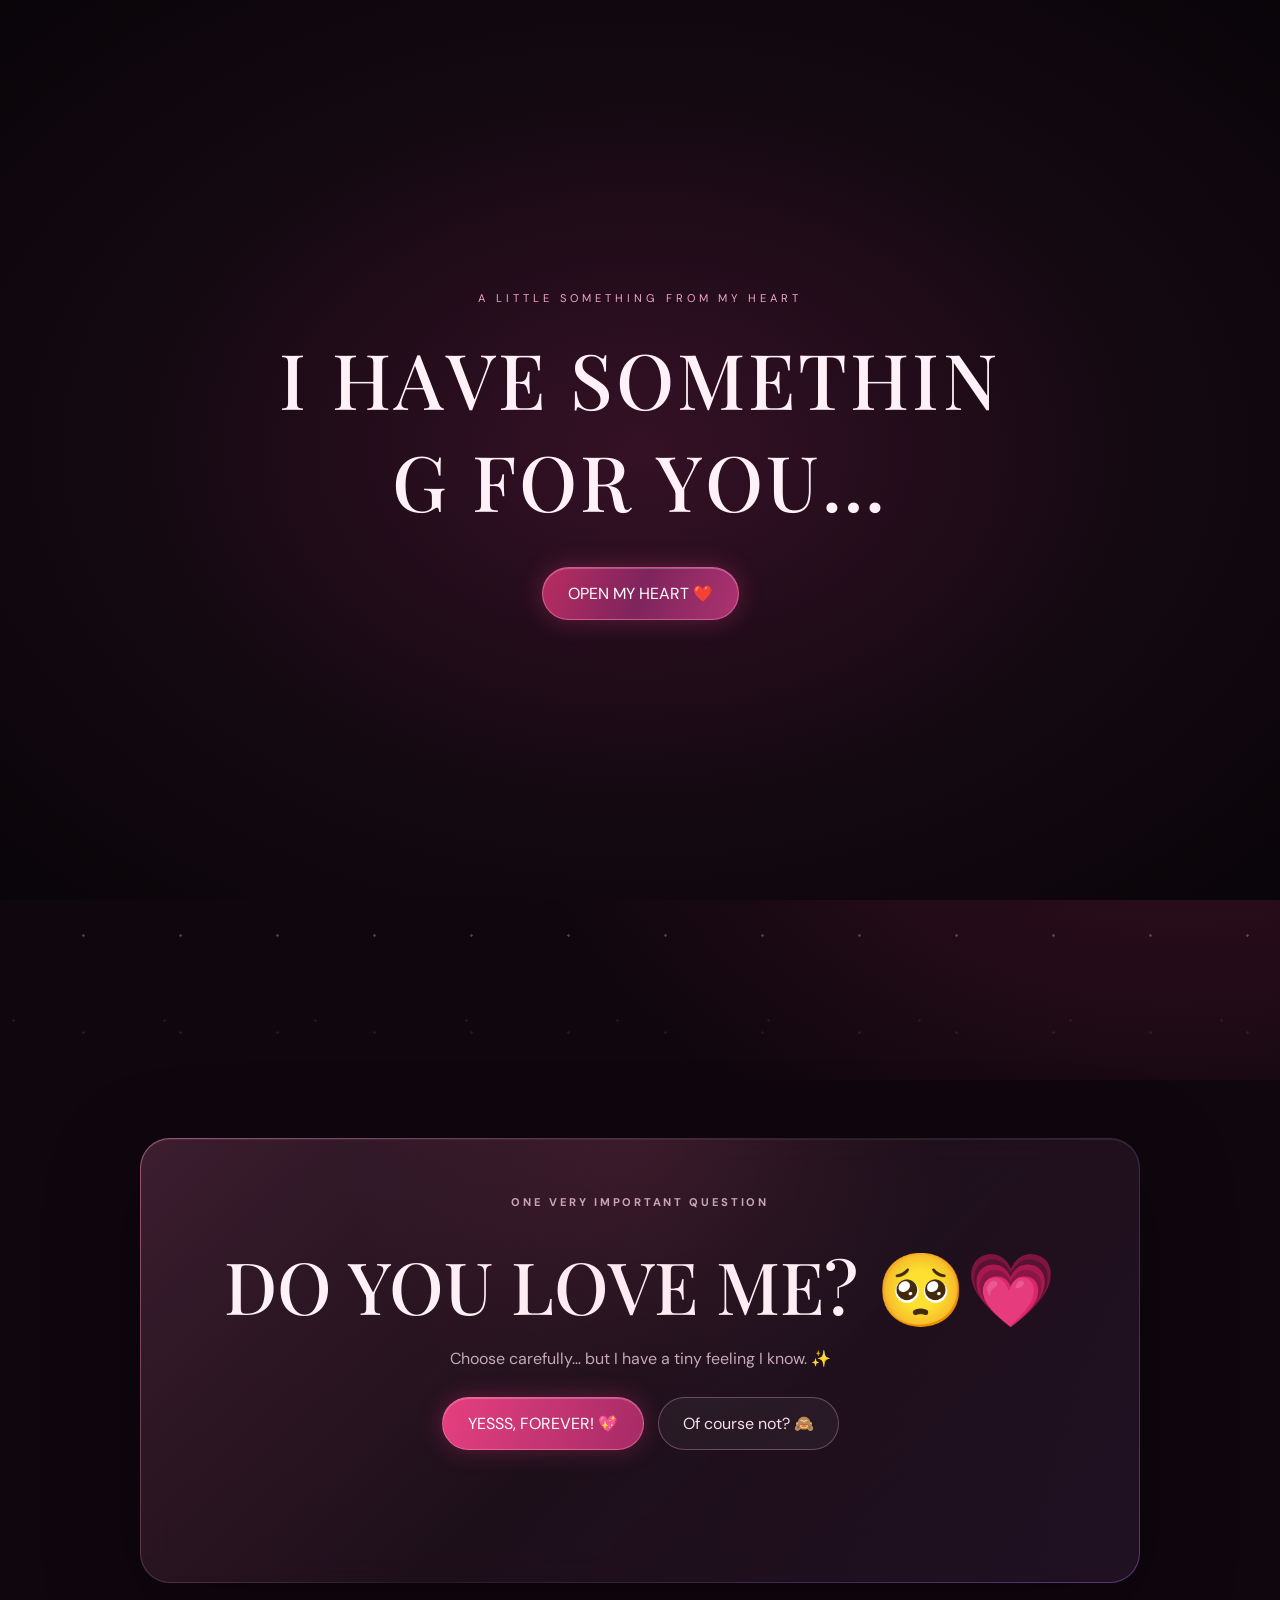
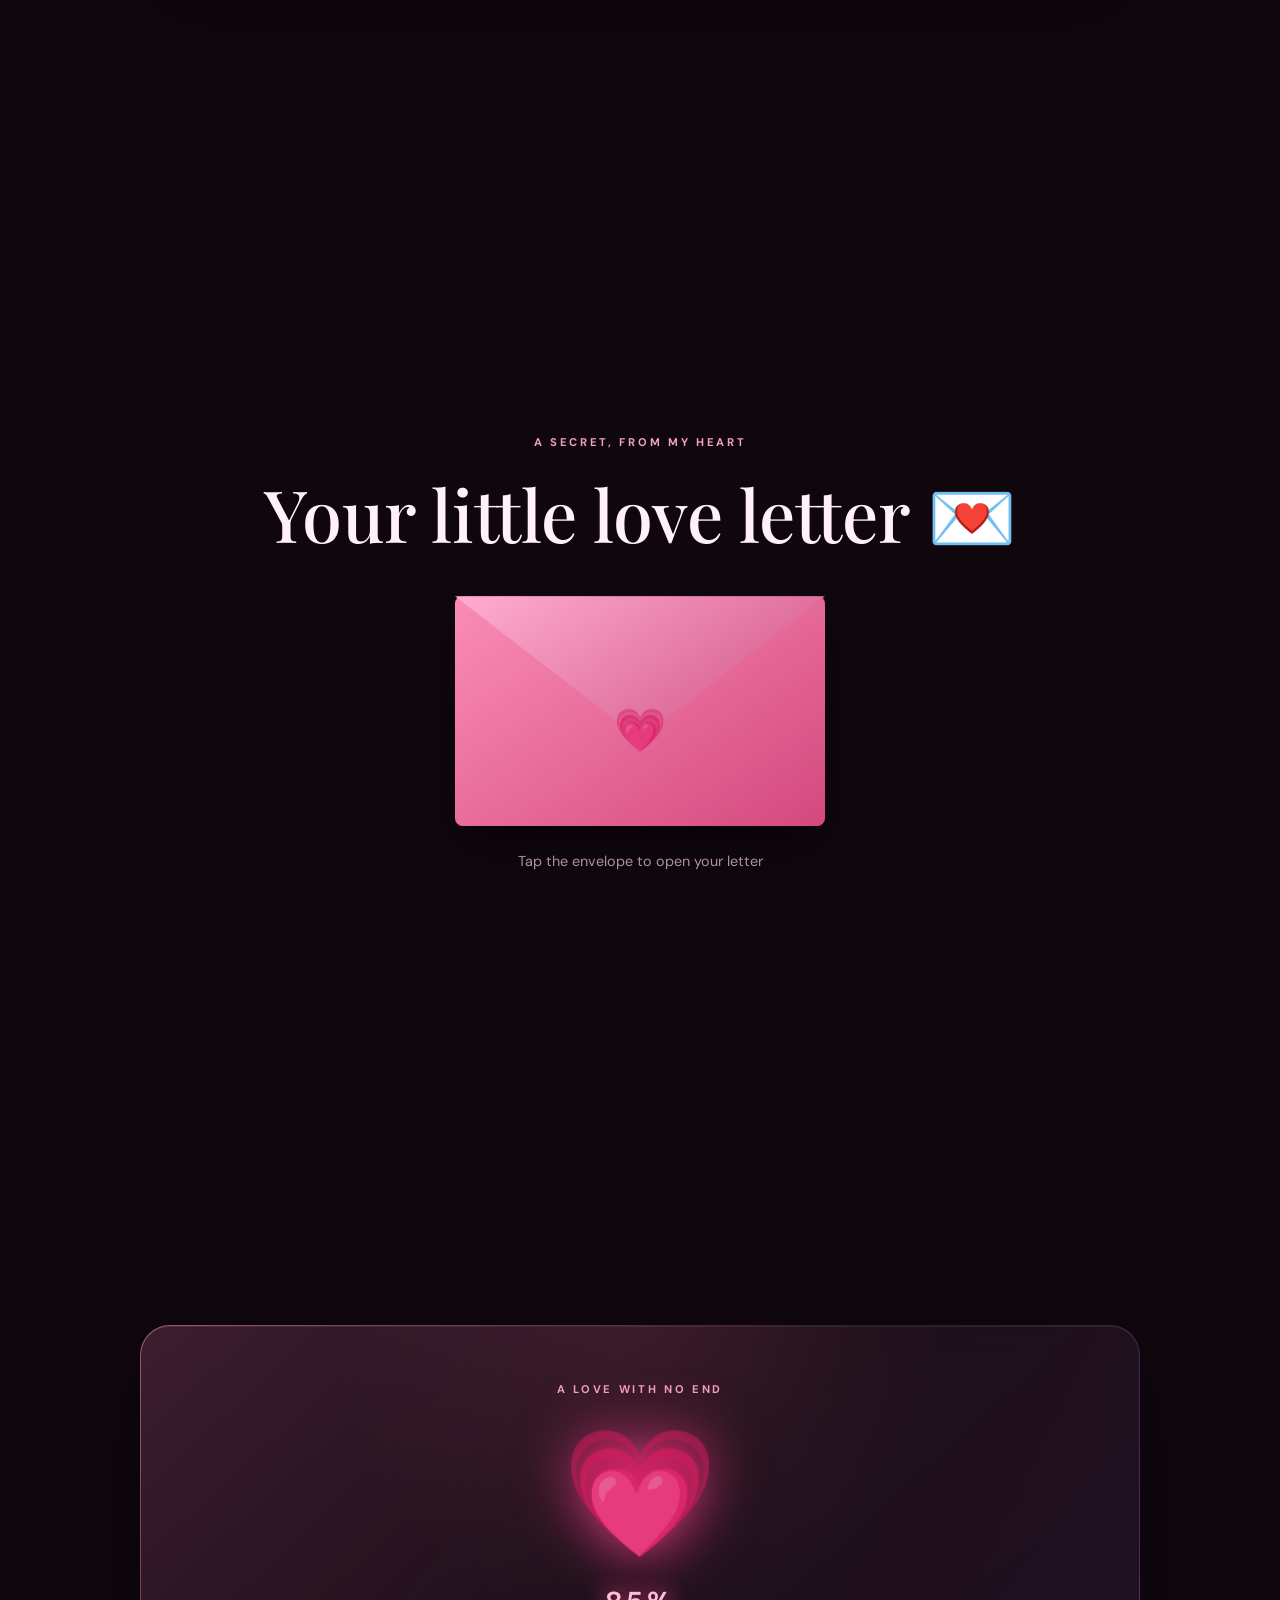
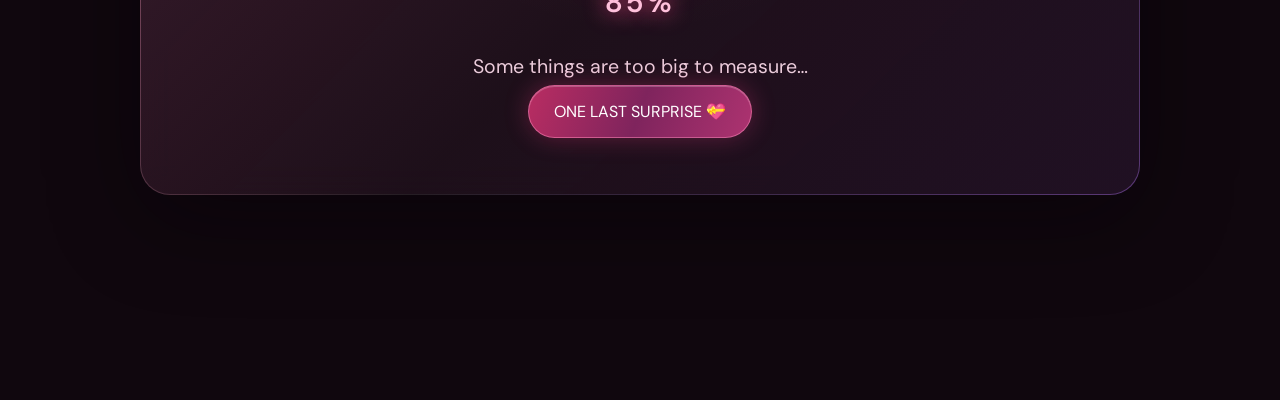
<file: index.html>
<!doctype html>
<html lang="en">
<head>
  <meta charset="utf-8"><meta name="viewport" content="width=device-width,initial-scale=1"><meta name="theme-color" content="#10070e">
  <meta name="description" content="A little cinematic love letter, made just for you."><title>I LOVE UUU — A Love Letter</title>
  <style>
    @import url('https://fonts.googleapis.com/css2?family=DM+Sans:wght@400;500;600;700&family=Playfair+Display:ital,wght@0,500;0,600;0,700;1,500;1,600&display=swap');
    :root{color-scheme:dark;--ink:#fff1f7;--muted:#c7a9b8;--pink:#ff5e9d;--hot:#ff387d;--lav:#c6a0ff;--wine:#280e20;--glass:rgba(46,17,37,.6)}
    *{box-sizing:border-box}html{scroll-behavior:smooth}body{margin:0;min-height:100vh;color:var(--ink);font-family:'DM Sans',sans-serif;background:#10070e;overflow-x:hidden}button{font:inherit}button:focus-visible,a:focus-visible{outline:2px solid #ffaad0;outline-offset:4px}
    body::before,body::after{content:"";position:fixed;z-index:-2;inset:-20%;pointer-events:none;background:radial-gradient(ellipse at 20% 30%,#6e194455,transparent 35%),radial-gradient(ellipse at 80% 75%,#a12c5840,transparent 33%),radial-gradient(ellipse at 55% 10%,#50174d4d,transparent 40%);animation:aurora 22s ease-in-out infinite alternate}body::after{z-index:-1;opacity:.3;background-image:radial-gradient(#fff 1px,transparent 1.5px),radial-gradient(#ff9acb 1px,transparent 1.5px);background-size:97px 97px,151px 151px;background-position:0 0,43px 68px;mask-image:linear-gradient(transparent,#000 15%,#000 85%,transparent)}
    .ambient{position:fixed;inset:0;overflow:hidden;pointer-events:none;z-index:0}.orb{position:absolute;border-radius:50%;filter:blur(70px);opacity:.13;background:#ff4e91;animation:drift 18s ease-in-out infinite alternate}.orb.a{width:38vw;height:38vw;left:-10vw;top:30vh}.orb.b{width:35vw;height:35vw;right:-9vw;top:110vh;background:#a764ff;animation-delay:-7s}.orb.c{width:40vw;height:40vw;left:30vw;top:220vh;background:#ff3e77;animation-delay:-4s}
    #cursorGlow{position:fixed;z-index:20;width:220px;height:220px;left:0;top:0;border-radius:50%;pointer-events:none;background:radial-gradient(circle,#ff6ca21b,transparent 68%);transform:translate(-50%,-50%);mix-blend-mode:screen}
    .music{position:fixed;z-index:30;top:18px;right:18px;border:1px solid #ffc6df42;border-radius:999px;padding:10px 15px;color:#ffe7f1;background:#24101dcc;backdrop-filter:blur(15px);cursor:pointer;transition:.2s}.music:hover{border-color:#ff85b4;transform:translateY(-2px)}
    .intro{position:fixed;z-index:50;inset:0;display:grid;place-items:center;text-align:center;padding:25px;background:radial-gradient(ellipse at center,#351126 0%,#140911 56%,#090509 100%);transition:opacity .9s,visibility .9s}.intro.gone{opacity:0;visibility:hidden;pointer-events:none}.intro-inner{max-width:760px}.intro-kicker{color:#efa6c6;font-size:.7rem;text-transform:uppercase;letter-spacing:.35em}.intro h2{margin:22px 0 36px;font-family:'Playfair Display',serif;font-size:clamp(2rem,7vw,4.8rem);font-weight:500;letter-spacing:.04em}.intro h2 span{display:inline-block;opacity:0;filter:blur(12px);transform:translateY(12px);animation:letterIn .8s forwards;animation-delay:calc(var(--i)*.055s + .5s)}
    .pill{position:relative;isolation:isolate;border:1px solid #ff8bbd80;border-radius:999px;padding:15px 25px;color:white;background:linear-gradient(110deg,#b92d62,#7f245d 50%,#ad3370);box-shadow:0 0 25px #f33f854d,inset 0 1px #ffffff38;cursor:pointer;transition:transform .22s,box-shadow .22s}.pill:hover{transform:translateY(-3px) scale(1.025);box-shadow:0 0 38px #ff52956b,inset 0 1px #ffffff55}.pill:active{transform:scale(.98)}.intro .pill{animation:pulseGlow 2.8s infinite 1.6s}
    main{position:relative;z-index:1}.section{position:relative;min-height:100svh;display:grid;place-items:center;padding:110px 24px 90px;isolation:isolate}.wrap{width:min(100%,1000px);margin:auto;text-align:center}.eyebrow{margin:0 0 16px;color:#f2a0c2;text-transform:uppercase;letter-spacing:.24em;font-size:.7rem;font-weight:700}.hero{min-height:100svh;padding-top:85px}.hero h1{margin:0;font-family:'Playfair Display',Georgia,serif;font-size:clamp(4rem,13vw,10.3rem);font-weight:600;letter-spacing:-.06em;line-height:.92;background:linear-gradient(110deg,#fff4fb 15%,#ff6ea8 42%,#ffd0e5 57%,#bd8aff 75%,#fff4fb 90%);background-size:230% auto;color:transparent;background-clip:text;-webkit-background-clip:text;animation:shimmer 8s linear infinite;filter:drop-shadow(0 0 36px #ff4c8938)}.hero h1 .love{display:block;font-size:.56em;letter-spacing:.02em;margin-top:12px}.hero-copy{color:#ebccdb;font-size:clamp(1rem,2vw,1.22rem);margin:25px auto 0;line-height:1.8}.hero-copy em{color:#ffb1ce;font-style:normal}.heart-stage{height:245px;display:grid;place-items:center;position:relative;margin:0 auto;width:min(100%,460px);perspective:700px}.big-heart{position:relative;font-size:clamp(95px,19vw,150px);line-height:1;filter:drop-shadow(0 0 22px #ff4287aa) drop-shadow(0 0 55px #d9207777);animation:heartBeat 1.7s ease-in-out infinite;transform-style:preserve-3d}.big-heart::after{content:"";position:absolute;inset:10%;background:#ff538c55;filter:blur(35px);z-index:-1;animation:heartGlow 1.7s infinite}.orbit{position:absolute;width:220px;height:220px;border:1px solid #ff9bc32c;border-radius:50%;animation:orbit 15s linear infinite}.orbit.two{width:300px;height:170px;transform:rotateX(64deg);animation-duration:20s;animation-direction:reverse}.orbit i{position:absolute;top:3px;left:50%;font-style:normal;font-size:20px;filter:drop-shadow(0 0 9px #ff6fa7)}.scroll-cue{position:absolute;bottom:32px;left:50%;transform:translateX(-50%);color:#d9b6c8;text-decoration:none;font-size:.74rem;letter-spacing:.12em;text-transform:uppercase}.scroll-cue span{display:block;margin-top:10px;color:#ff8eb8;font-size:1.3rem;animation:nudge 1.3s infinite}
    .glass{position:relative;padding:clamp(30px,6vw,56px);border:1px solid transparent;border-radius:30px;background:linear-gradient(145deg,#24101dcc,#160a14d9) padding-box,linear-gradient(135deg,#ff8dbc99,#ffffff17,#bb78ff70) border-box;box-shadow:0 24px 90px #05020773,inset 0 1px #fff1;backdrop-filter:blur(16px);transform-style:preserve-3d;transition:transform .2s}.glass::before{content:"";position:absolute;inset:0;border-radius:inherit;background:radial-gradient(circle at var(--mx,50%) var(--my,0%),#ff669418,transparent 45%);pointer-events:none}.question h2,.letter-title,.surprise h2{margin:0 0 15px;font-family:'Playfair Display',serif;font-size:clamp(2.2rem,6vw,4.5rem);font-weight:500}.question p{color:var(--muted);margin:0 0 28px}.answers{display:flex;justify-content:center;flex-wrap:wrap;gap:14px}.yes{background:linear-gradient(110deg,#e63f80,#a52b66)}.no{border:1px solid #efabca55;border-radius:999px;padding:14px 24px;color:#f6ddea;background:#ffffff0b;cursor:pointer;transition:transform .2s}.answer-result{min-height:76px;padding-top:20px;color:#ffc0d9;font-family:'Playfair Display',serif;font-size:clamp(1.15rem,3vw,1.8rem);line-height:1.45}
    .envelope-wrap{perspective:900px;margin:35px auto 26px;width:min(370px,82vw);height:230px;cursor:pointer}.envelope{position:relative;width:100%;height:100%;transform-style:preserve-3d;transition:transform .8s cubic-bezier(.2,.8,.2,1)}.envelope.open{transform:rotateX(8deg)}.env-back{position:absolute;inset:0;border-radius:8px;background:linear-gradient(145deg,#b93669,#71204d);box-shadow:0 20px 55px #0007}.env-front{position:absolute;inset:0;background:linear-gradient(145deg,#fa8db5,#d4497e);clip-path:polygon(0 0,50% 56%,100% 0,100% 100%,0 100%);z-index:3;border-radius:8px}.env-flap{position:absolute;inset:0;background:linear-gradient(145deg,#ffadd0,#c63d75);clip-path:polygon(0 0,100% 0,50% 62%);transform-origin:top;transition:transform .65s .08s;z-index:4;filter:drop-shadow(0 4px 5px #4d10263b)}.seal{position:absolute;z-index:5;left:50%;top:58%;transform:translate(-50%,-50%);font-size:42px;transition:opacity .3s}.letter-paper{position:absolute;z-index:2;left:7%;right:7%;bottom:7%;height:83%;overflow:auto;border-radius:5px;padding:20px 18px 17px;color:#54283f;background:linear-gradient(#fffaf6,#fdeaf1);text-align:left;font-family:'Playfair Display',serif;line-height:1.55;transition:transform .8s .25s,height .8s .25s;box-shadow:0 4px 22px #3b122831}.letter-paper p{margin:0 0 11px;font-size:clamp(.77rem,2.3vw,.91rem)}.letter-paper .sign{color:#b33f70;font-size:1.06rem;font-style:italic}.envelope.open .env-flap{transform:rotateX(180deg);z-index:1}.envelope.open .seal{opacity:0}.envelope.open .letter-paper{height:166%;transform:translateY(-34%);transition-delay:.35s}.envelope-hint{color:var(--muted);font-size:.9rem}.replay{border:0;background:none;color:#ff9bc2;text-decoration:underline;cursor:pointer;padding:12px}.reveal-line{opacity:0;transform:translateY(6px);transition:opacity .55s,transform .55s}.envelope.open .reveal-line{opacity:1;transform:none}.envelope.open .reveal-line:nth-child(1){transition-delay:1s}.envelope.open .reveal-line:nth-child(2){transition-delay:1.35s}.envelope.open .reveal-line:nth-child(3){transition-delay:1.7s}.envelope.open .reveal-line:nth-child(4){transition-delay:2.05s}
    .surprise{overflow:hidden}.surprise-heart{font-size:clamp(75px,14vw,125px);display:inline-block;filter:drop-shadow(0 0 30px #ff438d);animation:heartBeat 1.7s infinite}.counter{margin:8px 0 28px;color:#ffc3dd;font-size:clamp(1.25rem,3vw,1.8rem);letter-spacing:.11em;font-weight:600;text-shadow:0 0 22px #fa5592}.final-message{position:fixed;z-index:40;inset:0;display:grid;place-items:center;padding:28px;text-align:center;opacity:0;visibility:hidden;background:radial-gradient(ellipse at center,#ac3b8f 0%,#53194b 45%,#110914 100%);transition:opacity .8s,visibility .8s}.final-message.show{opacity:1;visibility:visible}.final-message h2{max-width:900px;font-family:'Playfair Display',serif;font-size:clamp(2rem,7vw,5.4rem);line-height:1.18;text-shadow:0 0 35px #ffabd8}.final-message button{margin-top:24px}
    .float{position:fixed;z-index:3;bottom:-35px;pointer-events:none;animation:floatUp var(--dur) linear forwards;filter:drop-shadow(0 0 7px #ff73a65c)}.click-heart{position:fixed;z-index:35;pointer-events:none;animation:clickPop .9s ease-out forwards}.particle{position:fixed;z-index:25;pointer-events:none;width:5px;height:5px;border-radius:50%;background:#ff97c2;box-shadow:0 0 12px #ff4792;animation:particleFade .7s forwards}
    .reveal{opacity:0;transform:translateY(24px);transition:opacity .8s,transform .8s}.reveal.visible{opacity:1;transform:none}
    @keyframes aurora{to{transform:translate3d(5%,3%,0) scale(1.12)}}@keyframes drift{to{transform:translate(11vw,-8vh) scale(1.1)}}@keyframes letterIn{to{opacity:1;filter:blur(0);transform:none}}@keyframes pulseGlow{50%{box-shadow:0 0 44px #f33f8580,inset 0 1px #fff8}}@keyframes shimmer{to{background-position:230% center}}@keyframes heartBeat{0%,100%{transform:scale(1) rotateY(-7deg)}14%{transform:scale(1.12) rotateY(7deg)}28%{transform:scale(1) rotateY(-5deg)}42%{transform:scale(1.08) rotateY(5deg)}56%{transform:scale(1)}}@keyframes heartGlow{50%{opacity:.55;transform:scale(1.5)}}@keyframes orbit{to{transform:rotate(360deg)}}@keyframes nudge{50%{transform:translateY(7px)}}@keyframes floatUp{to{transform:translateY(-115vh) translateX(var(--sway)) rotate(55deg);opacity:0}}@keyframes clickPop{to{transform:translate(var(--dx),var(--dy)) scale(.2) rotate(35deg);opacity:0}}@keyframes particleFade{to{transform:translate(var(--px),var(--py));opacity:0}}
    @media(max-width:600px){.section{padding:96px 17px 75px}.hero{padding-top:75px}.heart-stage{height:210px}.orbit{width:175px;height:175px}.orbit.two{width:235px;height:142px}.music{top:10px;right:10px;padding:9px 12px;font-size:.82rem}.glass{border-radius:24px}.envelope-wrap{height:210px}.letter-paper{padding:14px 13px}.letter-paper p{font-size:.76rem}.envelope.open .letter-paper{height:178%;transform:translateY(-38%)}}
    @media(hover:none){#cursorGlow{display:none}}@media(prefers-reduced-motion:reduce){*,*::before,*::after{scroll-behavior:auto!important;animation-duration:.01ms!important;animation-iteration-count:1!important;transition-duration:.01ms!important}.reveal{opacity:1;transform:none}}
  </style>
</head>
<body>
  <div class="ambient" aria-hidden="true"><i class="orb a"></i><i class="orb b"></i><i class="orb c"></i></div><div id="cursorGlow" aria-hidden="true"></div>
  <button class="music" id="music" type="button" aria-pressed="false">♫ <span>Play love song</span></button>
  <div class="intro" id="intro"><div class="intro-inner"><p class="intro-kicker">A little something from my heart</p><h2 id="introText" aria-label="I have something for you…"></h2><button class="pill" id="openHeart" type="button">OPEN MY HEART ❤️</button></div></div>
  <main>
    <section class="section hero" id="home"><div class="wrap"><p class="eyebrow">A little love letter, just for you</p><h1>I LOVE UUU<span class="love">💖</span></h1><div class="heart-stage" aria-hidden="true"><div class="orbit"><i>♥</i></div><div class="orbit two"><i>♡</i></div><div class="big-heart">❤️‍🔥</div></div><p class="hero-copy">You make my world more beautiful.<br><em>Every single day. ♡</em></p></div><a class="scroll-cue" href="#question">Our little story<span>⌄</span></a></section>
    <section class="section" id="question"><div class="wrap reveal"><div class="glass question" data-tilt><p class="eyebrow">One very important question</p><h2>DO YOU LOVE ME? 🥺💗</h2><p>Choose carefully… but I have a tiny feeling I know. ✨</p><div class="answers"><button class="pill yes" id="yes" type="button">YESSS, FOREVER! 💖</button><button class="no" id="no" type="button">Of course not? 🙈</button></div><div class="answer-result" id="answerResult" aria-live="polite"></div></div></div></section>
    <section class="section" id="letter"><div class="wrap reveal"><p class="eyebrow">A secret, from my heart</p><h2 class="letter-title">Your little love letter 💌</h2><div class="envelope-wrap" id="envelopeWrap" role="button" tabindex="0" aria-label="Open your love letter"><div class="envelope" id="envelope"><div class="env-back"></div><article class="letter-paper" aria-label="Love letter"><p class="reveal-line">Hey, my favorite person… ❤️</p><p class="reveal-line">I don’t know how to explain it, but you make everything feel different in the best possible way.</p><p class="reveal-line">Your smile makes my day brighter. Your presence makes everything feel better. And if I could choose one person to spend a thousand lifetimes with…</p><p class="reveal-line">I would choose <b>YOU</b>. Every single time. 💗<br>I LOVE UUU SOOOOO MUCHHH. ♡</p><p class="reveal-line sign">Yours, forever. 💋</p></article><div class="env-flap"></div><div class="env-front"></div><span class="seal">💗</span></div></div><p class="envelope-hint" id="letterHint">Tap the envelope to open your letter</p><button class="replay" id="replay" type="button" hidden>Read it again ↻</button></div></section>
    <section class="section" id="surprise"><div class="wrap reveal"><div class="glass surprise" data-tilt><p class="eyebrow">A love with no end</p><div class="surprise-heart" aria-hidden="true">💗</div><p class="counter" id="counter">0%</p><p class="hero-copy">Some things are too big to measure…</p><button class="pill" id="lastSurprise" type="button">ONE LAST SURPRISE 💝</button></div></div></section>
  </main>
  <div class="final-message" id="finalMessage" role="dialog" aria-modal="true" aria-hidden="true"><div><p class="eyebrow">Always and forever</p><h2>NO MATTER WHERE LIFE TAKES US…<br>YOU WILL ALWAYS HAVE A SPECIAL PLACE IN MY HEART. ❤️‍🔥</h2><button class="pill" id="closeFinal" type="button">Keep this close 💗</button></div></div>
  <script>
    const intro=document.querySelector('#intro'), introText=document.querySelector('#introText');
    const introWords='I HAVE SOMETHING FOR YOU…';[...introWords].forEach((char,i)=>{const s=document.createElement('span');s.textContent=char===' '?'\u00a0':char;s.style.setProperty('--i',i);introText.append(s)});
    document.querySelector('#openHeart').addEventListener('click',()=>{heartBurst(innerWidth/2,innerHeight/2,42);intro.classList.add('gone');setTimeout(()=>document.querySelector('#home').scrollIntoView({behavior:'smooth'}),120)});
    const cursor=document.querySelector('#cursorGlow');let pointerX=-300,pointerY=-300,lastParticle=0;
    window.addEventListener('pointermove',e=>{pointerX=e.clientX;pointerY=e.clientY;cursor.style.left=pointerX+'px';cursor.style.top=pointerY+'px';if(e.pointerType==='mouse'&&performance.now()-lastParticle>55){lastParticle=performance.now();const p=document.createElement('i');p.className='particle';p.style.left=pointerX+'px';p.style.top=pointerY+'px';p.style.setProperty('--px',`${(Math.random()-.5)*42}px`);p.style.setProperty('--py',`${(Math.random()-.5)*42}px`);document.body.append(p);setTimeout(()=>p.remove(),750)}},{passive:true});
    document.addEventListener('pointerdown',e=>{if(e.target.closest('button,.envelope-wrap,a'))return;const h=document.createElement('span');h.className='click-heart';h.textContent=Math.random()>.3?'♥':'♡';h.style.left=e.clientX+'px';h.style.top=e.clientY+'px';h.style.color=Math.random()>.5?'#ff6da5':'#d99cff';h.style.fontSize=(16+Math.random()*18)+'px';h.style.setProperty('--dx',`${(Math.random()-.5)*90}px`);h.style.setProperty('--dy',`${-40-Math.random()*90}px`);document.body.append(h);setTimeout(()=>h.remove(),950)});
    function heartBurst(x,y,count=22){for(let i=0;i<count;i++){const h=document.createElement('span'),a=Math.random()*Math.PI*2,d=45+Math.random()*170;h.className='click-heart';h.textContent=Math.random()>.25?'♥':'✨';h.style.left=x+'px';h.style.top=y+'px';h.style.color=['#ff66a2','#ffb7d3','#d5a3ff','#fff0f6'][i%4];h.style.fontSize=(9+Math.random()*18)+'px';h.style.setProperty('--dx',Math.cos(a)*d+'px');h.style.setProperty('--dy',Math.sin(a)*d+'px');document.body.append(h);setTimeout(()=>h.remove(),1000)}}
    setInterval(()=>{if(document.hidden)return;const f=document.createElement('span');f.className='float';f.textContent=Math.random()>.28?'♥':'✧';f.style.left=Math.random()*100+'vw';f.style.color=['#ff78ad','#f9bbd4','#d59aff'][Math.floor(Math.random()*3)];f.style.fontSize=12+Math.random()*20+'px';f.style.setProperty('--dur',8+Math.random()*8+'s');f.style.setProperty('--sway',(Math.random()-.5)*130+'px');document.body.append(f);setTimeout(()=>f.remove(),17000)},580);
    const reveals=document.querySelectorAll('.reveal');const observer=new IntersectionObserver(entries=>entries.forEach(e=>{if(e.isIntersecting){e.target.classList.add('visible');if(e.target.querySelector('#counter'))countToInfinity();observer.unobserve(e.target)}}),{threshold:.18});reveals.forEach(el=>observer.observe(el));
    document.querySelectorAll('[data-tilt]').forEach(card=>{card.addEventListener('pointermove',e=>{if(e.pointerType!=='mouse')return;const r=card.getBoundingClientRect(),x=(e.clientX-r.left)/r.width,y=(e.clientY-r.top)/r.height;card.style.setProperty('--mx',x*100+'%');card.style.setProperty('--my',y*100+'%');card.style.transform=`perspective(1000px) rotateX(${(0.5-y)*3}deg) rotateY(${(x-.5)*3}deg)`});card.addEventListener('pointerleave',()=>card.style.transform='')});
    const result=document.querySelector('#answerResult'),no=document.querySelector('#no');let dodges=0;no.addEventListener('pointerenter',e=>{if(e.pointerType==='touch'||innerWidth<700||dodges>2)return;dodges++;const r=no.getBoundingClientRect();no.style.transform=`translate(${(Math.random()-.5)*Math.min(140,innerWidth-r.width-30)}px,${(Math.random()-.5)*70}px)`});no.addEventListener('click',()=>{result.textContent='Hmm, I think you meant “YESSS, FOREVER!” 😘';no.style.transform='';});
    document.querySelector('#yes').addEventListener('click',e=>{result.textContent='YAAAAAY! YOU’RE MY FAVORITE PERSON IN THE WHOLE UNIVERSE! 💕';document.body.animate([{filter:'brightness(1)'},{filter:'brightness(1.65)'},{filter:'brightness(1)'}],{duration:1000});heartBurst(innerWidth/2,innerHeight/2,150);playChime()});
    const envelope=document.querySelector('#envelope'),wrap=document.querySelector('#envelopeWrap'),replay=document.querySelector('#replay');function toggleLetter(){const open=envelope.classList.toggle('open');document.querySelector('#letterHint').textContent=open?'A little piece of my heart, just for you':'Tap the envelope to open your letter';replay.hidden=!open;if(open)playChime()}wrap.addEventListener('click',toggleLetter);wrap.addEventListener('keydown',e=>{if(e.key==='Enter'||e.key===' '){e.preventDefault();toggleLetter()}});replay.addEventListener('click',()=>{envelope.classList.remove('open');replay.hidden=true;document.querySelector('#letterHint').textContent='Tap the envelope to open your letter';setTimeout(toggleLetter,180)});
    let counterStarted=false;function countToInfinity(){if(counterStarted)return;counterStarted=true;const el=document.querySelector('#counter'),start=performance.now(),duration=1800;function tick(now){const p=Math.min(1,(now-start)/duration);el.textContent=Math.floor(100*(1-Math.pow(1-p,3)))+'%';if(p<1)requestAnimationFrame(tick);else setTimeout(()=>el.textContent='INFINITE LOVE ♾️',350)}requestAnimationFrame(tick)}
    const final=document.querySelector('#finalMessage');document.querySelector('#lastSurprise').addEventListener('click',()=>{final.classList.add('show');final.setAttribute('aria-hidden','false');heartBurst(innerWidth/2,innerHeight/2,220);playChime();document.querySelector('#closeFinal').focus()});document.querySelector('#closeFinal').addEventListener('click',()=>{final.classList.remove('show');final.setAttribute('aria-hidden','true')});final.addEventListener('click',e=>{if(e.target===final)document.querySelector('#closeFinal').click()});document.addEventListener('keydown',e=>{if(e.key==='Escape'&&final.classList.contains('show'))document.querySelector('#closeFinal').click()});
    // A gentle synthesized melody and chime; audio begins only after a visitor chooses an interaction.
    let audio=null,musicTimer=null,noteIndex=0;const melody=[523.25,659.25,783.99,659.25,587.33,698.46,880,698.46,523.25,659.25,783.99,1046.5,880,783.99,659.25,587.33];function context(){if(!audio){const C=window.AudioContext||window.webkitAudioContext;if(C)audio=new C()}if(audio?.state==='suspended')audio.resume();return audio}function note(freq,dur=.7,volume=.035){const c=context();if(!c)return;const o=c.createOscillator(),g=c.createGain(),t=c.currentTime;o.type='sine';o.frequency.value=freq;g.gain.setValueAtTime(.0001,t);g.gain.exponentialRampToValueAtTime(volume,t+.06);g.gain.exponentialRampToValueAtTime(.0001,t+dur);o.connect(g);g.connect(c.destination);o.start(t);o.stop(t+dur+.02)}function playChime(){if(!musicTimer)note(783.99,.55,.025)}document.querySelector('#music').addEventListener('click',()=>{const b=document.querySelector('#music'),label=b.querySelector('span');if(musicTimer){clearInterval(musicTimer);musicTimer=null;label.textContent='Play love song';b.setAttribute('aria-pressed','false')}else{context();note(melody[noteIndex++%melody.length]);musicTimer=setInterval(()=>note(melody[noteIndex++%melody.length]),560);label.textContent='Pause love song';b.setAttribute('aria-pressed','true')}});
  </script>
</body>
</html>
</file>
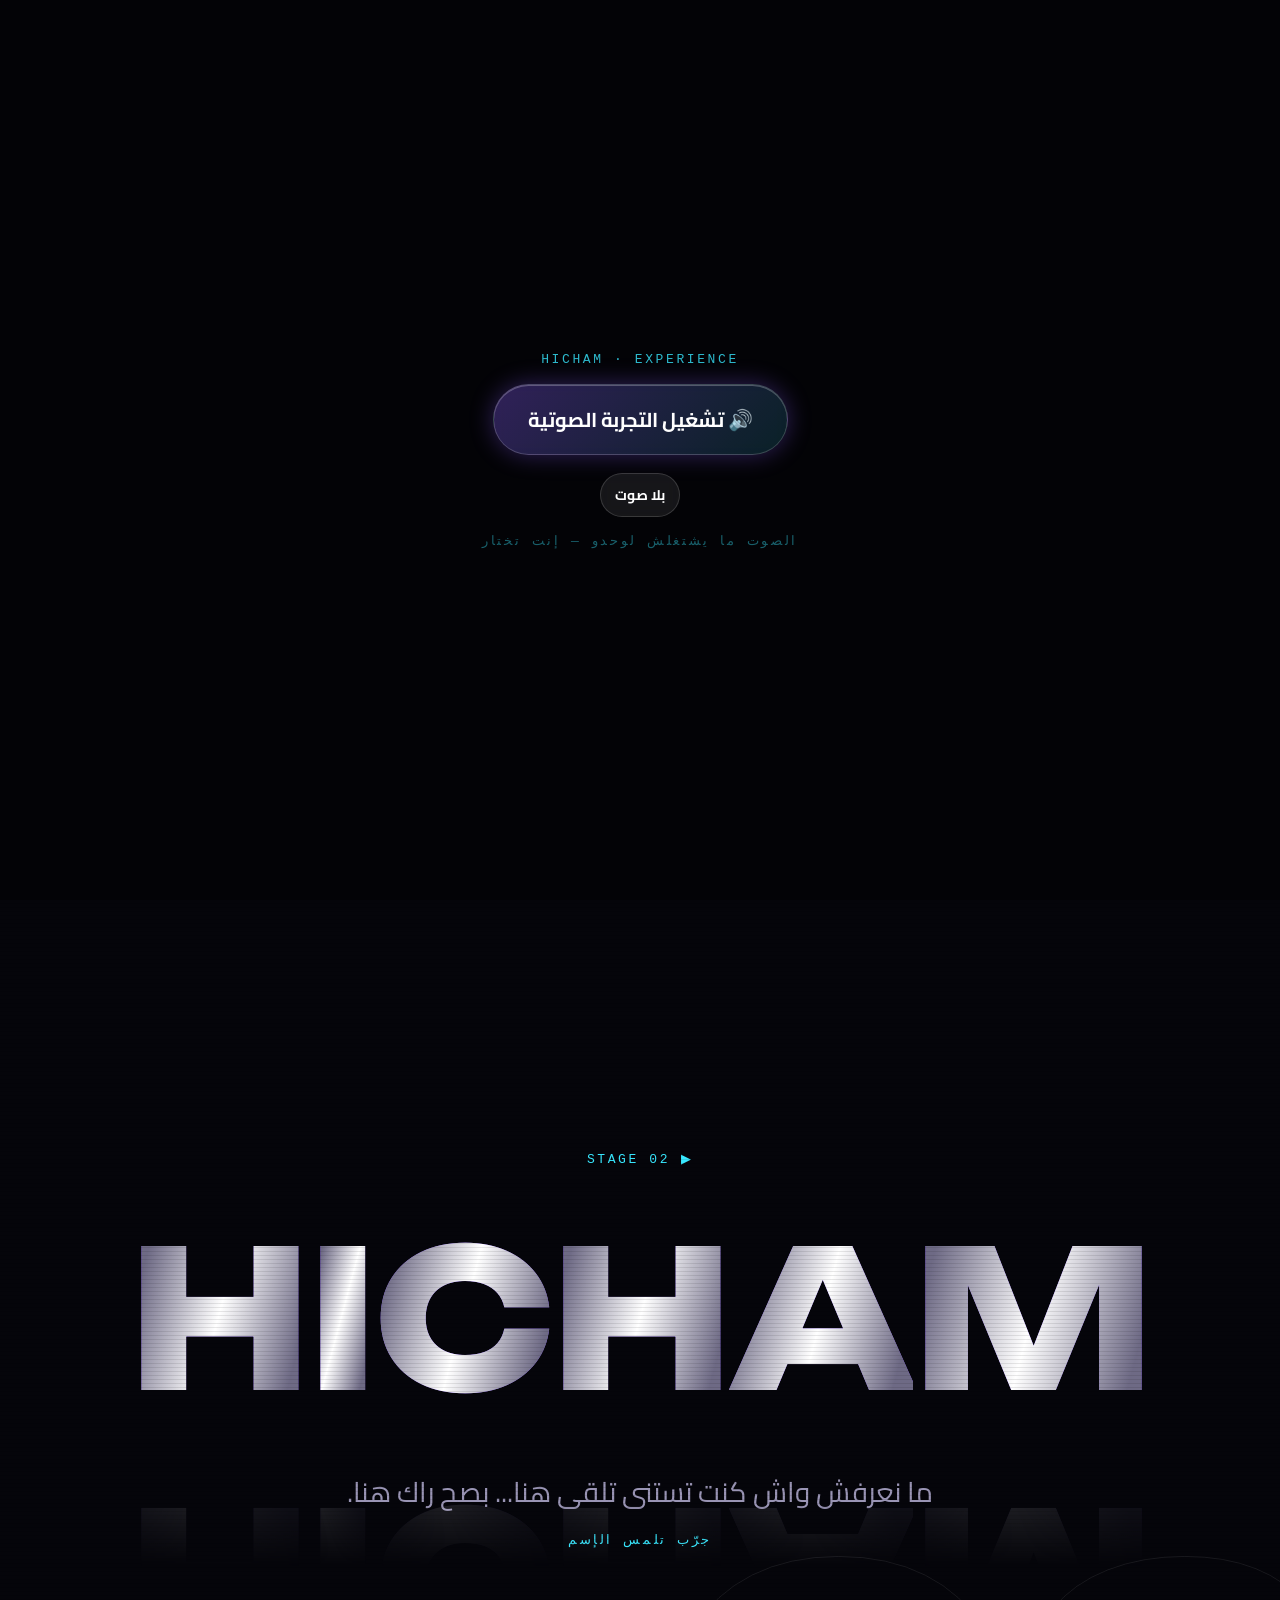
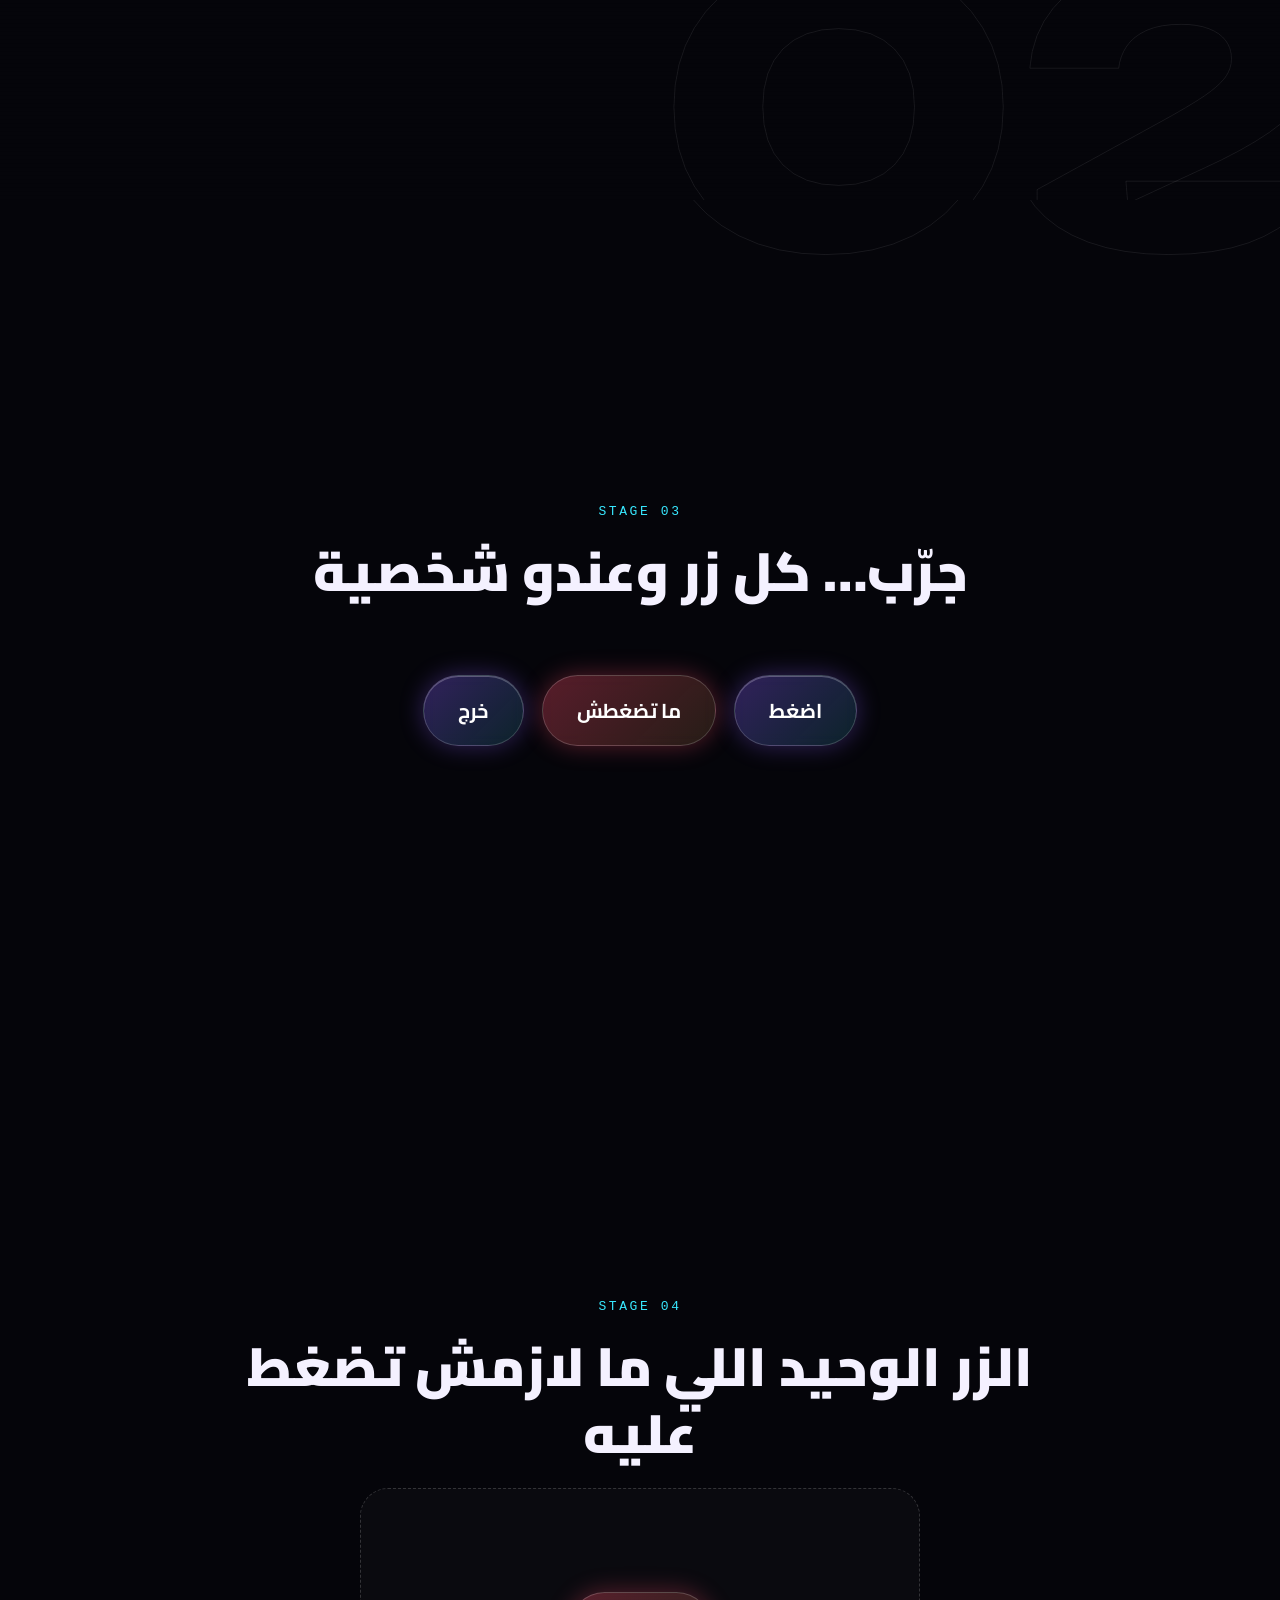
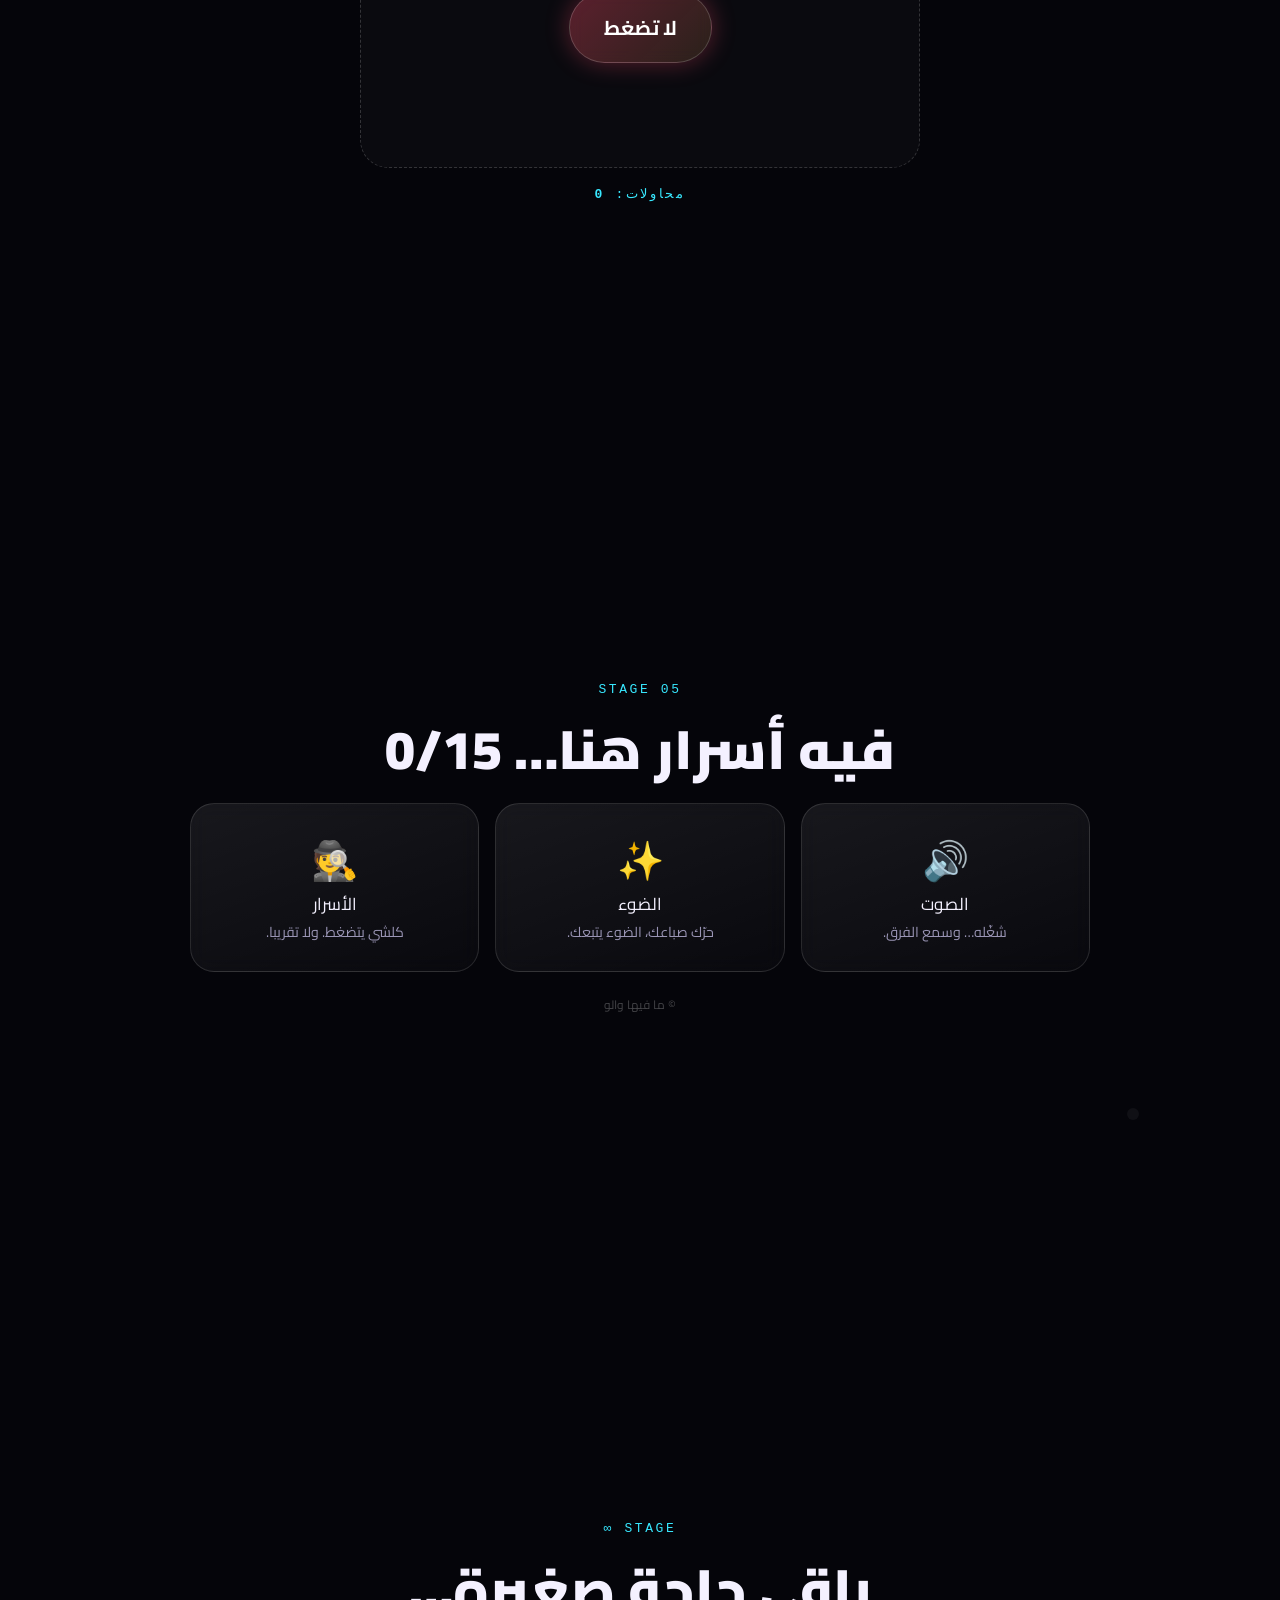
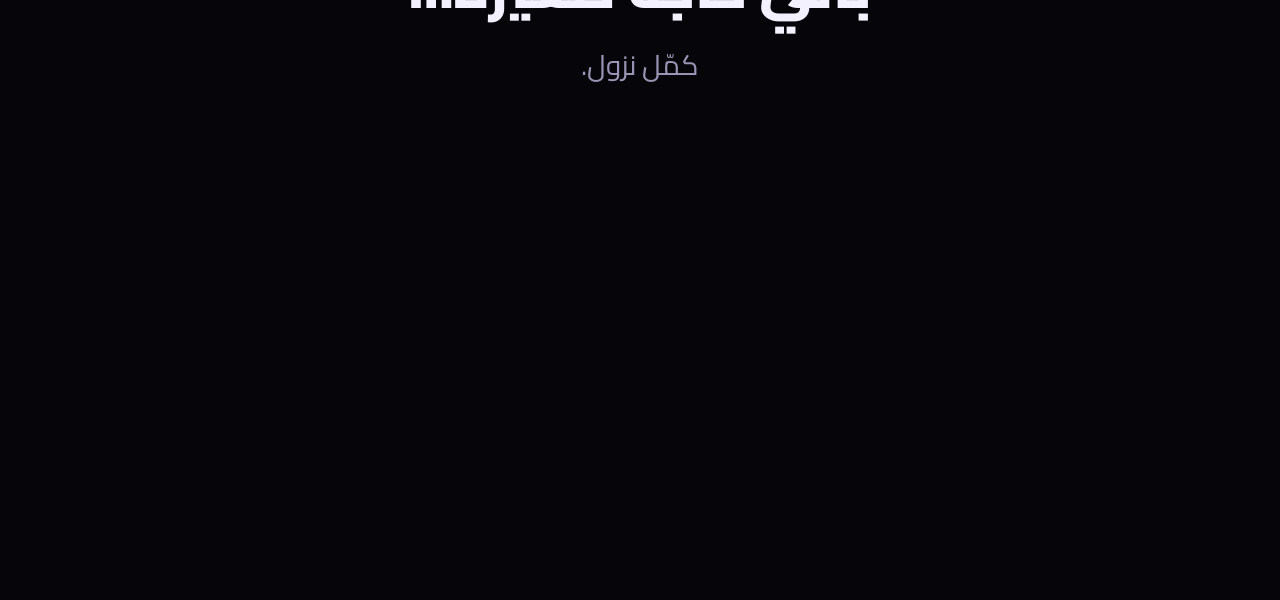
<file: HICHAM (1).html>
<!doctype html><html lang="ar" dir="rtl"><head><meta charset="utf-8">
<meta name="viewport" content="width=device-width,initial-scale=1,viewport-fit=cover">
<title>HICHAM</title><meta name="theme-color" content="#05050a">
<link rel="preconnect" href="https://fonts.googleapis.com"><link rel="preconnect" href="https://fonts.gstatic.com" crossorigin>
<link href="https://fonts.googleapis.com/css2?family=Cairo:wght@400;700;900&family=Unbounded:wght@800&display=swap" rel="stylesheet">
<style>
:root{--bg:#05050a;--fg:#f4f1ff;--mut:#9a95b5;--c:#38e8ff;color-scheme:dark}
*{box-sizing:border-box;margin:0;-webkit-tap-highlight-color:transparent}
html{background:var(--bg);scroll-behavior:smooth}
body{font:400 17px/1.6 Cairo,system-ui,sans-serif;color:var(--fg);background:var(--bg);overflow-x:hidden;min-height:100%}
body.lock{overflow:hidden}
.bg{position:fixed;inset:0;z-index:0;overflow:hidden;pointer-events:none}
.blob{position:absolute;width:90vmax;height:90vmax;left:-20vmax;top:-30vmax;border-radius:50%;will-change:transform,opacity}
.b1{background:radial-gradient(closest-side,rgba(139,92,255,.38),transparent)}
.b2{background:radial-gradient(closest-side,rgba(56,232,255,.26),transparent);left:auto;right:-30vmax;opacity:0}
.b3{background:radial-gradient(closest-side,rgba(255,184,107,.28),transparent);top:auto;bottom:-40vmax;opacity:0}
.beam{position:absolute;top:-30%;width:14vmax;height:160%;background:linear-gradient(#c9b8ff44,transparent 75%);filter:blur(14px);mix-blend-mode:screen;animation:sway 16s ease-in-out infinite alternate}
.x1{left:12%}.x2{left:52%;animation-duration:22s;animation-delay:-6s}.x3{left:85%;animation-duration:27s;animation-delay:-11s}
@keyframes sway{from{transform:rotate(18deg) translateX(-6vw)}to{transform:rotate(28deg) translateX(6vw)}}
.grain{position:fixed;inset:0;z-index:50;pointer-events:none;opacity:.07;background:url("data:image/svg+xml,%3Csvg xmlns='http://www.w3.org/2000/svg' width='160' height='160'%3E%3Cfilter id='n'%3E%3CfeTurbulence baseFrequency='.9' numOctaves='2'/%3E%3C/filter%3E%3Crect width='100%25' height='100%25' filter='url(%23n)'/%3E%3C/svg%3E")}
#fx{position:fixed;inset:0;z-index:1;pointer-events:none;width:100%;height:100%}
.cl{position:fixed;left:0;top:0;width:520px;height:520px;margin:-260px 0 0 -260px;z-index:2;pointer-events:none;background:radial-gradient(closest-side,rgba(160,130,255,.2),transparent);mix-blend-mode:screen;will-change:transform;transform:translate3d(-999px,-999px,0)}
.perf .beam,.perf .grain{display:none}.perf .blob{filter:none}.perf .rv{filter:none!important}.perf .btn{animation:none}.perf .cl{opacity:.6}
main{position:relative;z-index:3}
section{min-height:100svh;display:grid;place-content:center;justify-items:center;text-align:center;padding:12vh 18px;position:relative;gap:20px;overflow:hidden}
.tag{font:500 13px/1 ui-monospace,monospace;letter-spacing:.2em;color:var(--c);opacity:.8}
h1{font-weight:900;font-size:clamp(34px,9vw,92px);line-height:1.2;max-width:15em;text-shadow:0 0 40px #8b5cff88}
h2{font-weight:900;font-size:clamp(26px,6vw,54px);line-height:1.25;max-width:16em}
.sub{font-size:clamp(17px,3.6vw,28px);color:var(--mut);max-width:24em}
.w{display:inline-block;opacity:0}
.go .t1 .w{animation:wIn 1s cubic-bezier(.2,.8,.2,1) forwards;animation-delay:calc(var(--i)*.12s)}
.go .t2 .w{animation:wIn .9s cubic-bezier(.2,.8,.2,1) forwards;animation-delay:calc(1.8s + var(--i)*.09s)}
@keyframes wIn{from{opacity:0;transform:translateY(40px) scale(1.15);filter:blur(14px)}to{opacity:1;transform:none;filter:none}}
.rv{opacity:0;transform:translateY(50px) scale(.95);filter:blur(10px);transition:1s cubic-bezier(.2,.8,.2,1)}
.rv.back{transform:perspective(900px) translateZ(-300px) rotateX(25deg)}
.rv.in{opacity:1;transform:none;filter:none}.d1{transition-delay:.15s}.d2{transition-delay:.3s}
.ghost{position:absolute;font:800 30vw/1 Unbounded,sans-serif;color:transparent;-webkit-text-stroke:1px #ffffff14;direction:ltr;z-index:-1;white-space:nowrap;pointer-events:none}
.btn{position:relative;overflow:hidden;font:700 20px Cairo,sans-serif;color:#fff;padding:16px 34px;border-radius:999px;border:1px solid #ffffff30;background:linear-gradient(135deg,#8b5cff55,#38e8ff22);backdrop-filter:blur(8px);cursor:pointer;box-shadow:0 0 24px #8b5cff55,inset 0 1px #ffffff40;transition:transform .3s cubic-bezier(.2,.8,.2,1),box-shadow .3s,filter .3s;animation:pulse 3s ease-in-out infinite;touch-action:manipulation}
.btn::after{content:"";position:absolute;inset:0;background:linear-gradient(105deg,transparent 35%,#fff5 50%,transparent 65%);transform:translateX(-120%);transition:transform .7s}
.btn:hover::after{transform:translateX(120%)}
.btn:hover{box-shadow:0 0 50px #38e8ffaa,inset 0 1px #fff6;filter:hue-rotate(40deg) brightness(1.15)}
@keyframes pulse{50%{box-shadow:0 0 44px #8b5cff99,inset 0 1px #ffffff40}}
.btn:focus-visible,.ctl:focus-visible,.dot:focus-visible,#nameWrap:focus-visible{outline:2px solid var(--c);outline-offset:4px}
.no{background:linear-gradient(135deg,#ff4d6d55,#ffb86b22);box-shadow:0 0 24px #ff4d6d55}
.row{display:flex;gap:18px;flex-wrap:wrap;justify-content:center;align-items:center;min-height:170px;width:min(94vw,640px)}
.box{position:relative;width:min(92vw,560px);height:280px;border:1px dashed #ffffff2a;border-radius:28px;display:grid;place-items:center;background:#ffffff06}
.imp{filter:hue-rotate(calc(var(--h,0)*1deg))}.imp:hover{filter:hue-rotate(calc(var(--h,0)*1deg)) brightness(1.25)}
.tired{animation:pulse 1s infinite}
.cards{display:grid;gap:16px;grid-template-columns:repeat(auto-fit,minmax(220px,1fr));width:min(94vw,900px)}
.card{position:relative;padding:26px;border-radius:24px;background:linear-gradient(160deg,#ffffff14,#ffffff05);border:1px solid #ffffff1f;backdrop-filter:blur(10px);overflow:hidden;user-select:none;--mx:50%;--my:0}
.card::before{content:"";position:absolute;inset:0;background:radial-gradient(240px at var(--mx) var(--my),#8b5cff55,transparent);opacity:0;transition:opacity .3s}
.card:hover::before{opacity:1}.card b{display:block;font-size:38px}.card small{color:var(--mut)}
#nameWrap{padding:4vh 0;cursor:pointer;touch-action:manipulation;user-select:none;-webkit-box-reflect:below -.12em linear-gradient(transparent 55%,#ffffff30)}
#name{font:800 clamp(40px,15vw,230px)/1 Unbounded,sans-serif;letter-spacing:-.02em;direction:ltr;display:flex;justify-content:center}
#name span{display:inline-block;color:transparent;background:linear-gradient(105deg,#6e6a85 35%,#fff 50%,#6e6a85 65%) calc(var(--bp,50)*1%) 0/300% 100%;-webkit-background-clip:text;background-clip:text;transition:transform .15s,filter .2s;filter:drop-shadow(0 0 calc(var(--g,0)*28px) #8b5cff)}
#s2::after{content:"";position:absolute;inset:0;background:repeating-linear-gradient(#0000 0 3px,#00000030 3px 4px);pointer-events:none;opacity:.5}
.ctl{position:fixed;top:calc(10px + env(safe-area-inset-top,0px));z-index:60;font:700 14px Cairo,sans-serif;color:#fff;background:#ffffff14;border:1px solid #ffffff26;border-radius:999px;padding:8px 14px;cursor:pointer;backdrop-filter:blur(8px)}
#snd{left:12px}#pf{left:76px}#cn{right:12px;pointer-events:none}
.cr{background:none;border:0;color:#ffffff40;font:12px Cairo;cursor:pointer}
.dot{position:absolute;width:12px;height:12px;border-radius:50%;background:#ffffff0c;border:0;padding:0;right:11%;bottom:20%;cursor:pointer}.dot:hover{background:var(--c)}
#toast{position:fixed;left:50%;bottom:calc(24px + env(safe-area-inset-bottom,0px));transform:translate(-50%,30px);opacity:0;z-index:120;background:#141222cc;border:1px solid #ffffff30;backdrop-filter:blur(12px);padding:12px 22px;border-radius:999px;font-weight:700;transition:.4s;max-width:90vw;text-align:center;pointer-events:none}
#toast.on{opacity:1;transform:translate(-50%,0)}
.wave{position:fixed;width:20px;height:20px;margin:-10px;border-radius:50%;border:2px solid #38e8ff;box-shadow:0 0 30px #8b5cff,inset 0 0 20px #8b5cff;z-index:65;pointer-events:none;animation:wv .9s ease-out forwards}
@keyframes wv{to{transform:scale(var(--k,40));opacity:0}}
#gate,#intro,#black,#flash,#fin{position:fixed;inset:0}
#gate{z-index:100;background:#030306;display:grid;place-content:center;gap:18px;text-align:center;justify-items:center;padding:20px}
#intro{z-index:99;background:#000;display:none;place-items:center;overflow:hidden}
#ln{position:absolute;top:30%;font:500 14px ui-monospace,monospace;color:var(--c);letter-spacing:.2em;direction:ltr;text-align:center;width:100%}
#big{font:800 clamp(52px,19vw,260px)/1 Unbounded,sans-serif;direction:ltr;letter-spacing:-.02em;color:#fff;text-shadow:0 0 60px #8b5cff,0 0 120px #38e8ff55}
.pop{animation:pop .28s cubic-bezier(.2,.9,.2,1)}@keyframes pop{from{transform:scale(1.35);filter:blur(14px) brightness(2);opacity:.5}to{transform:none;filter:none;opacity:1}}
.out{animation:out .7s cubic-bezier(.7,0,1,.6) forwards}@keyframes out{to{transform:scale(6);filter:blur(30px);opacity:0}}
.streak{position:absolute;left:0;top:50%;height:2px;width:100%;background:linear-gradient(90deg,transparent,#fff,#38e8ff,transparent);opacity:0;box-shadow:0 0 30px #8b5cff}
.streak.s{animation:st .35s ease-out}@keyframes st{from{transform:translateX(-100%);opacity:1}to{transform:translateX(100%);opacity:0}}
#flash{z-index:110;background:#fff;opacity:0;pointer-events:none}.fl{animation:fl .8s ease-out}@keyframes fl{from{opacity:.85}to{opacity:0}}
#black{z-index:105;background:#000;opacity:0;pointer-events:none;display:grid;place-items:center;font:900 clamp(32px,9vw,90px) Cairo,sans-serif;transition:opacity .6s}#black.on{opacity:1;pointer-events:auto}
#fin{z-index:90;background:radial-gradient(circle,#0a0818f0,#000 90%);opacity:0;pointer-events:none;transition:opacity 1.5s;display:grid;place-content:center;justify-items:center;text-align:center;gap:14px;padding:20px;overflow:auto}
#fin.on{opacity:1;pointer-events:auto}
#fn{font:800 clamp(34px,12vw,150px)/1 Unbounded,sans-serif;direction:ltr;text-shadow:0 0 50px #8b5cff;transition:.8s}#fn.dim{opacity:.18;transform:scale(.7)}
#fh{min-height:1.3em;font-size:clamp(28px,8vw,64px)}
.dog{font-size:clamp(90px,28vw,190px);line-height:1;animation:dog .7s ease-in-out infinite alternate;display:none}.dog.on{display:block}
@keyframes dog{from{transform:rotate(-14deg)}to{transform:rotate(14deg) translateY(-22px) scale(1.1)}}
.shake{animation:shk .45s}@keyframes shk{20%{transform:translate(-8px,4px)}40%{transform:translate(8px,-4px)}60%{transform:translate(-6px,-3px)}80%{transform:translate(5px,3px)}}
.flip{transition:transform 1s;transform:rotate(180deg)}.hue{animation:hue 2s linear}@keyframes hue{to{filter:hue-rotate(360deg)}}
@media(prefers-reduced-motion:reduce){html{scroll-behavior:auto}}
</style></head><body>
<div class="bg"><i class="blob b1"></i><i class="blob b2"></i><i class="blob b3"></i><i class="beam x1"></i><i class="beam x2"></i><i class="beam x3"></i></div>
<canvas id="fx"></canvas><div class="cl"></div><div class="grain"></div>
<button class="ctl" id="snd" aria-label="تشغيل أو إيقاف الصوت" aria-pressed="false">🔇</button>
<button class="ctl" id="pf" aria-label="Performance Mode" aria-pressed="false">⚡</button>
<span class="ctl" id="cn">🥚 0/15</span>
<main>
<section id="s1"><b class="ghost" data-s=".2" style="top:6%;left:-4%">01</b>
<span class="tag rv">STAGE 01</span>
<h1 class="t1">علاه دخلت ياخي بنادم ياخي؟ 😂</h1>
<p class="sub t2">بصح مادام دخلت... خلي نشوفو واش نقدروا نديرو هنا.</p>
<span class="tag rv d2" style="margin-top:5vh">↓ SCROLL</span></section>
<section id="s2"><b class="ghost" data-s="-.15" style="bottom:4%;right:-5%">02</b>
<span class="tag rv">▶ STAGE 02</span>
<div id="nameWrap" class="rv" role="button" tabindex="0" aria-label="HICHAM"><div id="name"></div></div>
<p class="sub rv d1">ما نعرفش واش كنت تستنى تلقى هنا... بصح راك هنا.</p>
<span class="tag rv d2">جرّب تلمس الإسم</span></section>
<section id="s3"><b class="ghost" data-s=".18" style="top:4%;right:-4%">03</b>
<span class="tag rv">STAGE 03</span><h2 class="rv">جرّب… كل زر وعندو شخصية</h2>
<div class="row rv d1" id="r3"><button class="btn" id="go">اضغط</button><button class="btn no" id="ma">ما تضغطش</button><button class="btn" id="ex">خرج</button></div></section>
<section id="s4"><b class="ghost" data-s="-.2" style="bottom:3%;left:-4%">04</b>
<span class="tag rv">STAGE 04</span><h2 class="rv">الزر الوحيد اللي ما لازمش تضغط عليه</h2>
<div class="box rv d1" id="box"><button class="btn no imp" id="imp">لا تضغط</button></div>
<span class="tag rv">محاولات: <b id="tries">0</b></span></section>
<section id="s5"><b class="ghost" data-s=".15" style="top:5%;left:-3%">05</b>
<span class="tag rv">STAGE 05</span><h2 class="rv">فيه أسرار هنا… <span class="cnt">0/15</span></h2>
<div class="cards"><div class="card rv back"><b>🔊</b>الصوت<br><small>شغّله… وسمع الفرق.</small></div><div class="card rv back d1"><b>✨</b>الضوء<br><small>حرّك صباعك، الضوء يتبعك.</small></div><div class="card rv back d2"><b>🕵️</b>الأسرار<br><small>كلشي يتضغط. ولا تقريبا.</small></div></div>
<button class="cr" id="cr">© ما فيها والو</button><button class="dot" id="dot" aria-label="؟"></button></section>
<section id="s6"><b class="ghost" data-s=".1" style="top:10%;right:-3%">∞</b>
<span class="tag rv">STAGE ∞</span><h2 class="rv">باقي حاجة صغيرة…</h2><p class="sub rv d1">كمّل نزول.</p><div style="height:30vh"></div></section>
</main>
<div id="gate"><p class="tag">HICHAM · EXPERIENCE</p><button class="btn" id="g1">🔊 تشغيل التجربة الصوتية</button><button class="ctl" id="g0" style="position:static">بلا صوت</button><p class="tag" style="opacity:.4">الصوت ما يشتغلش لوحدو — إنت تختار</p></div>
<div id="intro"><div id="ln"></div><div class="streak"></div><div id="big"></div></div>
<button class="ctl" id="skip" style="display:none;top:auto;bottom:20px;left:50%;transform:translateX(-50%);z-index:101">تخطّى ›</button>
<div id="black"></div><div id="flash"></div>
<div id="fin" role="dialog" aria-label="النهاية"><button class="ctl" id="cls" style="left:auto;right:12px;z-index:95">✕</button>
<div id="fn">HICHAM</div><h2 id="fh"></h2><div class="dog" id="dog">🐕🕺</div><p class="sub" id="fp"></p>
<div class="row" id="fb" style="display:none;min-height:0"><button class="btn" id="rp">عاود 🔁</button><button class="btn" id="up">فوق ↑</button></div></div>
<div id="toast" role="status" aria-live="polite"></div>
<script>
const $=s=>document.querySelector(s),$$=s=>[...document.querySelectorAll(s)],rnd=(a,b)=>a+Math.random()*(b-a),sl0=ms=>new Promise(r=>setTimeout(r,ms));
const root=document.documentElement,main=$('main'),cl=$('.cl');
let on=false,AC,M,NB,perf=false,skipped=false,started=false,finalDone=false,fw=false,fr=0,ft=0;
/* ---------- AUDIO (Web Audio, no files) ---------- */
function initAudio(){AC=new(window.AudioContext||window.webkitAudioContext)();M=AC.createGain();M.gain.value=.5;M.connect(AC.destination)}
function tone(f,d=.12,type='sine',v=.2,to,delay=0){if(!on||!AC)return;const t=AC.currentTime+delay,o=AC.createOscillator(),g=AC.createGain();o.type=type;o.frequency.setValueAtTime(f,t);if(to)o.frequency.exponentialRampToValueAtTime(to,t+d);g.gain.setValueAtTime(v,t);g.gain.exponentialRampToValueAtTime(.0001,t+d);o.connect(g).connect(M);o.start(t);o.stop(t+d+.02)}
function noise(d,f0,f1,v){if(!on||!AC)return;if(!NB){NB=AC.createBuffer(1,AC.sampleRate,AC.sampleRate);const a=NB.getChannelData(0);for(let i=0;i<a.length;i++)a[i]=Math.random()*2-1}
const t=AC.currentTime,s=AC.createBufferSource(),f=AC.createBiquadFilter(),g=AC.createGain();s.buffer=NB;s.loop=true;f.type='bandpass';f.Q.value=1.2;f.frequency.setValueAtTime(f0,t);f.frequency.exponentialRampToValueAtTime(f1,t+d);g.gain.setValueAtTime(.0001,t);g.gain.exponentialRampToValueAtTime(v,t+d*.3);g.gain.exponentialRampToValueAtTime(.0001,t+d);s.connect(f).connect(g).connect(M);s.start(t);s.stop(t+d+.05)}
const sfx={tick:(i=0)=>tone(300+i*90,.06,'square',.05),hover:()=>tone(900,.05,'sine',.04),
click:()=>{tone(220,.1,'triangle',.18,90);tone(1200,.04,'square',.05);navigator.vibrate&&navigator.vibrate(8)},
whoosh:()=>noise(.6,300,5000,.2),boom:()=>{tone(90,.7,'sine',.5,30);noise(.5,100,1200,.25)},
burst:()=>{noise(.3,800,6000,.12);tone(500,.2,'sawtooth',.06,1400)},
secret:()=>[660,880,1320].forEach((f,i)=>tone(f,.15,'triangle',.12,0,i*.08)),
err:()=>{tone(160,.18,'sawtooth',.12,110);tone(140,.2,'sawtooth',.1,90,.12)},
win:()=>[523,659,784,1047].forEach((f,i)=>tone(f,.2,'triangle',.14,0,i*.09)),
surprise:()=>{tone(300,.4,'sawtooth',.1,1200);noise(.3,500,3000,.1)},
final:()=>{sfx.boom();[392,523,659,784,1047,1319].forEach((f,i)=>tone(f,.25,'triangle',.13,0,.15+i*.07))}};
function setSound(v){if(v&&!AC)initAudio();if(AC&&AC.state==='suspended')AC.resume();on=v;const b=$('#snd');b.textContent=v?'🔊':'🔇';b.setAttribute('aria-pressed',v)}
/* ---------- PARTICLES ---------- */
const cv=$('#fx'),cx=cv.getContext('2d');let W,H,D=1,amb=[],bs=[],mx=-999,my=-999,lx=-999,ly=-999;
const COL=['#8b5cff','#38e8ff','#ffb86b','#ffffff','#ff6ec7'];
function size(){D=perf?1:Math.min(devicePixelRatio||1,2);W=innerWidth;H=innerHeight;cv.width=W*D;cv.height=H*D;cx.setTransform(D,0,0,D,0,0)}
function mk(){amb=Array.from({length:perf?26:70},()=>({x:rnd(0,W),y:rnd(0,H),vx:rnd(-.25,.25),vy:rnd(-.35,-.08),r:rnd(.8,2.2),a:rnd(.2,.7)}))}
function burst(x,y,n=18,conf){if(perf)n=Math.ceil(n/2);for(let i=0;i<n;i++){const a=rnd(0,6.28),s=rnd(2,conf?11:7);bs.push({x,y,vx:Math.cos(a)*s,vy:Math.sin(a)*s-(conf?4:0),l:1,c:COL[i%5],r:conf?rnd(4,8):rnd(1.5,3.5),k:conf})}if(bs.length>400)bs.splice(0,bs.length-400)}
let last=0;
function loop(t){requestAnimationFrame(loop);if(document.hidden){last=t;return}
const dt=Math.min(t-last,50)/16.7;last=t;
if(fw){fr++;if(t-ft>2500){if(fr/2.5<38)setPerf(true,true);fw=false}}
lx+=(mx-lx)*.12;ly+=(my-ly)*.12;cl.style.transform=`translate3d(${lx}px,${ly}px,0)`;
cx.clearRect(0,0,W,H);cx.globalCompositeOperation='source-over';cx.fillStyle='#cbbfff';
for(const p of amb){const dx=p.x-mx,dy=p.y-my,d=dx*dx+dy*dy;if(d<25000){const f=(1-d/25000)*.5;p.vx+=dx*f*.004;p.vy+=dy*f*.004}
p.vx*=.99;p.vy=p.vy*.99-.002;p.x+=p.vx*dt;p.y+=p.vy*dt;if(p.y<-5)p.y=H+5;if(p.x<-5)p.x=W+5;if(p.x>W+5)p.x=-5;
cx.globalAlpha=p.a;cx.beginPath();cx.arc(p.x,p.y,p.r,0,6.28);cx.fill()}
cx.globalCompositeOperation='lighter';cx.globalAlpha=1;
for(let i=bs.length-1;i>=0;i--){const p=bs[i];p.vy+=(p.k?.22:.05)*dt;p.vx*=.985;p.x+=p.vx*dt;p.y+=p.vy*dt;p.l-=(p.k?.011:.02)*dt;
if(p.l<=0){bs.splice(i,1);continue}cx.globalAlpha=p.l;cx.fillStyle=p.c;if(p.k)cx.fillRect(p.x,p.y,p.r,p.r*1.6);else{cx.beginPath();cx.arc(p.x,p.y,p.r,0,6.28);cx.fill()}}}
function setPerf(b,auto){perf=b;root.classList.toggle('perf',b);$('#pf').setAttribute('aria-pressed',b);size();mk();if(auto)toast('⚡ Performance Mode اشتغل تلقائيًا')}
/* ---------- HELPERS ---------- */
let tt;function toast(m,ms=2600){const t=$('#toast');t.textContent=m;t.classList.add('on');clearTimeout(tt);tt=setTimeout(()=>t.classList.remove('on'),ms)}
function wave(x,y,k=40){const d=document.createElement('i');d.className='wave';d.style.cssText=`left:${x}px;top:${y}px;--k:${k}`;document.body.append(d);d.onanimationend=()=>d.remove()}
function flash(){const f=$('#flash');f.classList.remove('fl');void f.offsetWidth;f.classList.add('fl')}
function fx(c){main.classList.remove(c);void main.offsetWidth;main.classList.add(c);setTimeout(()=>main.classList.remove(c),2100)}
const EGGS=15,found=new Set;
function updCount(){$('#cn').textContent=`🥚 ${found.size}/${EGGS}`;$$('.cnt').forEach(e=>e.textContent=`${found.size}/${EGGS}`)}
function egg(id,msg){if(found.has(id))return;found.add(id);toast(msg+' 🥚',3200);sfx.secret();burst(innerWidth/2,innerHeight*.7,40);updCount();
if(found.size===EGGS)setTimeout(()=>{toast('لقيت كلشي! راك مجنون 👑',4000);sfx.win();burst(innerWidth/2,innerHeight/2,120,true)},1800)}
/* ---------- SCROLL ---------- */
let tick=false,p=0;
addEventListener('scroll',()=>{if(!tick){tick=true;requestAnimationFrame(onScroll)}},{passive:true});
function onScroll(){tick=false;const max=root.scrollHeight-innerHeight;p=max>0?scrollY/max:0;
const o=k=>Math.max(0,1-Math.abs(p-k)/.5);
$('.b1').style.opacity=o(0);$('.b2').style.opacity=o(.5);$('.b3').style.opacity=o(1);
$('.b1').style.transform=`translate3d(${p*30}vw,${p*40}vh,0)`;$('.b2').style.transform=`translate3d(${-p*20}vw,${p*20}vh,0)`;
$$('[data-s]').forEach(e=>{const r=e.parentElement.getBoundingClientRect();e.style.transform=`translate3d(0,${-(r.top+r.height/2-innerHeight/2)*e.dataset.s}px,0)`});
if(finalDone&&!$('#fin').classList.contains('on')&&p<.8)finalDone=false;
if(started&&!finalDone&&p>.9&&scrollY+innerHeight>=root.scrollHeight-8)finale()}
const io=new IntersectionObserver(es=>es.forEach(e=>{if(e.isIntersecting){e.target.classList.add('in');io.unobserve(e.target)}}),{threshold:.2});$$('.rv').forEach(e=>io.observe(e));
const seen=new Set,io2=new IntersectionObserver(es=>es.forEach(e=>{if(e.isIntersecting&&!seen.has(e.target)){seen.add(e.target);if(started&&seen.size>1)sfx.whoosh()}}),{threshold:.6});$$('section').forEach(e=>io2.observe(e));
/* ---------- POINTER ---------- */
let rv=[],lastH=0;
addEventListener('pointermove',e=>{mx=e.clientX;my=e.clientY;idle();
if(e.pointerType==='mouse'){const n=performance.now();if(Math.abs(e.movementX)>14){const s=Math.sign(e.movementX);if(rv.length&&rv.at(-1).s===s)rv.at(-1).t=n;else rv.push({s,t:n});rv=rv.filter(r=>n-r.t<900);if(rv.length>=8){rv=[];egg('shk','كفاش تهز الماوس هكا؟ 🥴')}}}},{passive:true});
addEventListener('pointerdown',e=>{mx=e.clientX;my=e.clientY;lx=mx;ly=my;burst(e.clientX,e.clientY,8);const b=e.target.closest&&e.target.closest('.btn,#nameWrap');wave(e.clientX,e.clientY,b?40:5);
if(b)sfx.click();if(!e.target.closest('button,#nameWrap,.card'))bgTap()},{passive:true});
document.addEventListener('pointerover',e=>{const n=performance.now();if(e.pointerType==='mouse'&&n-lastH>90&&e.target.closest&&e.target.closest('.btn,.card,#nameWrap')){lastH=n;sfx.hover()}});
$$('.card').forEach(c=>{let lp;c.addEventListener('pointermove',e=>{const r=c.getBoundingClientRect();c.style.setProperty('--mx',e.clientX-r.left+'px');c.style.setProperty('--my',e.clientY-r.top+'px')});
c.addEventListener('pointerdown',()=>{lp=setTimeout(()=>egg('lp','صبرك كبير… قلت كاين خير فيك 🧘'),700)});['pointerup','pointerleave','pointercancel'].forEach(v=>c.addEventListener(v,()=>clearTimeout(lp)))});
let taps=[];function bgTap(){const n=performance.now();taps=taps.filter(t=>n-t<700);taps.push(n);if(taps.length>=3){taps=[];egg('tri','كفاش تضغط في الخلاء؟ راك فاضي 😂')}}
let it;function idle(){clearTimeout(it);it=setTimeout(()=>egg('idle','راك نعست؟ 😴'),25000)}idle();
/* ---------- NAME ---------- */
const nm=$('#name');nm.innerHTML=[...'HICHAM'].map(c=>`<span>${c}</span>`).join('');const L=[...nm.children],NW=$('#nameWrap');let ls=0,nc=0;
NW.addEventListener('pointermove',e=>{L.forEach(l=>{const r=l.getBoundingClientRect(),dx=e.clientX-(r.left+r.width/2),dy=e.clientY-(r.top+r.height/2),g=Math.max(0,1-Math.hypot(dx,dy)/260);
l.style.setProperty('--g',g.toFixed(2));l.style.setProperty('--bp',Math.max(0,Math.min(100,50+dx/8)).toFixed(0));
l.style.transform=`translate(${-dx*g*.06}px,${-dy*g*.1}px) skewX(${dx*g*.02}deg) scale(${1+g*.12})`});
const n=performance.now();if(n-ls>70){ls=n;burst(e.clientX,e.clientY,2)}});
NW.addEventListener('pointerleave',()=>L.forEach(l=>{l.style.transform='';l.style.setProperty('--g',0)}));
NW.addEventListener('keydown',e=>{if(e.key==='Enter'||e.key===' '){e.preventDefault();NW.click()}});
NW.addEventListener('click',e=>{nc++;sfx.surprise();const x=e.clientX||innerWidth/2,y=e.clientY||innerHeight/2;wave(x,y,30);burst(x,y,40);
const O='HICHAM',G='#@%&$?!X01';let i=0;const iv=setInterval(()=>{L.forEach((l,j)=>l.textContent=i>10?O[j]:G[Math.random()*G.length|0]);if(++i>11)clearInterval(iv)},45);
fx('shake');
if(nc===7){main.classList.add('flip');setTimeout(()=>main.classList.remove('flip'),1800);egg('name','وقلبنا الدنيا 🙃')}
else if(nc%3===0)toast(['هاه؟ شبيك؟','باركا، يوجعني 😭','هذا ماشي زر ياخي 😂'][(nc/3-1)%3])});
$('.t2').addEventListener('dblclick',()=>egg('dbl','ضغطتين؟ راك صبور 😏'));
/* ---------- BUTTONS ---------- */
function dodger(b,box,lm,lt,cb){let n=0,t0=0;const mv=()=>{n++;const r=box.getBoundingClientRect(),w=Math.max(0,r.width/2-b.offsetWidth/2-6),h=Math.max(0,r.height/2-b.offsetHeight/2-6);
b.style.transform=`translate(${rnd(-w,w)}px,${rnd(-h,h)}px) rotate(${rnd(-8,8)}deg)`;sfx.tick(n);cb&&cb(n)};
box.addEventListener('pointermove',e=>{if(e.pointerType!=='mouse'||n>=lm||performance.now()-t0<300)return;const r=b.getBoundingClientRect();
if(Math.hypot(e.clientX-(r.left+r.width/2),e.clientY-(r.top+r.height/2))<r.width/2+60){t0=performance.now();mv()}});
b.addEventListener('pointerdown',e=>{if(n<(e.pointerType==='mouse'?lm:lt)){b._d=1;setTimeout(()=>b._d=0,450);mv()}});
b.addEventListener('click',e=>{if(b._d){b._d=0;e.stopImmediatePropagation()}},true);
return{n:()=>n,mv}}
const dm=dodger($('#ma'),$('#r3'),5,2);
$('#ma').addEventListener('click',e=>{sfx.err();toast('قلتلك ما تضغطش خو 😂');fx('shake');const x=e.clientX||innerWidth/2,y=e.clientY||innerHeight/2;wave(x,y,25);burst(x,y,30)});
const goT=[],G=['هيه، واحد زيادة 👌','برافو، ضغطة نظيفة','كمل كمل…','هذا زر ولا فرصة؟'];
$('#go').addEventListener('click',e=>{sfx.burst();burst(e.clientX||innerWidth/2,e.clientY||innerHeight/2,36);const n=performance.now();goT.push(n);while(n-goT[0]>3000)goT.shift();
if(goT.length>=10){goT.length=0;egg('press','10 ضغطات في 3 ثواني؟ سبع صنايع 🤹')}else toast(G[Math.random()*G.length|0],1400)});
let xn=0;const X=['وين رايح؟','وين رايح؟؟','باركا، سير 😂 (الباك موجود)'];
$('#ex').addEventListener('click',()=>{sfx.err();toast(X[Math.min(xn,2)]);xn++;if(xn<=3){const r=$('#r3').getBoundingClientRect();$('#ex').style.transform=`translate(${rnd(-r.width/3,r.width/3)}px,${rnd(-50,50)}px)`}});
const imp=$('#imp'),IM=['لا تضغط','هههه قربت؟','لا لا لا','خطرك!','كي كاين نيّة؟','عييت؟','آخر محاولة…','ادخل… بصح بهدوء'];
const di=dodger(imp,$('#box'),7,7,n=>{imp.textContent=IM[Math.min(n,7)];imp.style.setProperty('--h',n*47);$('#tries').textContent=n;if(n>=7){imp.classList.add('tired');imp.style.transform='none'}});
imp.addEventListener('click',()=>{if(di.n()<7){di.mv();return}win()});
async function win(){const b=$('#black');b.textContent='';b.classList.add('on');sfx.boom();await sl0(900);b.textContent='راك ربحت.';sfx.win();await sl0(1500);flash();sfx.final();burst(innerWidth/2,innerHeight/2,160,true);b.classList.remove('on');egg('win','ربحتها! الزر استسلم 🏆')}
$('#dot').addEventListener('click',()=>egg('dot','لقيت النقطة؟ عينك صقر 🦅'));
$('#cr').addEventListener('click',()=>egg('cr','حقوق الطبع محفوظة لـ… الفراغ 😂'));
let sn=[];$('#snd').addEventListener('click',()=>{setSound(!on);sfx.click();const n=performance.now();sn=sn.filter(t=>n-t<3000);sn.push(n);if(sn.length>=5){sn=[];egg('snd','تلعب بالصوت كي الأطفال 😂')}});
$('#pf').addEventListener('click',()=>setPerf(!perf));
/* ---------- KEY SECRETS ---------- */
let kb='';addEventListener('keydown',e=>{if(e.key.length!==1)return;idle();kb=(kb+e.key.toLowerCase()).slice(-8);
if(kb.endsWith('hicham')){egg('hi','هيه هذا أنا 😎');fx('hue')}
else if(kb.endsWith('dz')){egg('dz','تحيا الجزائر 🇩🇿');burst(innerWidth/2,innerHeight/2,100,true)}
else if(kb.endsWith('wow')){egg('wow','WOW. ما شاء الله.');flash();sfx.final()}});
/* ---------- FINALE ---------- */
let run=0;const F=$('#fin'),fh=$('#fh');
function setH(m){fh.textContent=m;fh.classList.remove('pop');void fh.offsetWidth;fh.classList.add('pop')}
function closeFin(){run++;F.classList.remove('on');document.body.classList.remove('lock');$('#dog').classList.remove('on');$('#fn').classList.remove('dim');fh.textContent='';$('#fp').textContent='';$('#fb').style.display='none'}
async function finale(){finalDone=true;const my=++run,S=ms=>sl0(ms).then(()=>{if(run!==my)throw 0});
document.body.classList.add('lock');F.classList.add('on');
try{await S(1100);setH('وصلت للآخر؟');sfx.tick(3);await S(2000);setH('والله ما كنت نتوقع تصبر.');sfx.tick(5);await S(2400);
setH('');$('#fn').classList.add('dim');flash();sfx.final();burst(innerWidth/2,innerHeight/2,150,true);$('#dog').classList.add('on');await S(900);
burst(innerWidth*.2,innerHeight*.5,60,true);burst(innerWidth*.8,innerHeight*.5,60,true);setH('خلاص خويا 😂');await S(1500);$('#fp').textContent='روح دير حاجة مفيدة.';
egg('fin','وصلت للآخر… سر كبير 🏆');$('#fb').style.display='flex'}catch(e){}}
$('#cls').addEventListener('click',closeFin);
$('#rp').addEventListener('click',()=>{closeFin();finale()});
$('#up').addEventListener('click',()=>{closeFin();scrollTo({top:0,behavior:'smooth'})});
/* ---------- BOOT ---------- */
$$('.t1,.t2').forEach(el=>{el.innerHTML=el.textContent.trim().split(/\s+/).map((w,i)=>`<span class="w" style="--i:${i}">${w}</span>`).join(' ')});
async function boot(){$('#gate').remove();const I=$('#intro'),sk=$('#skip');I.style.display='grid';sk.style.display='block';
const S=ms=>sl0(skipped?0:ms),ln=$('#ln'),big=$('#big'),st=$('.streak');
const say=async(t,ms)=>{ln.textContent=t;ln.classList.remove('pop');void ln.offsetWidth;ln.classList.add('pop');await S(ms)};
await say('INITIALIZING HICHAM...',420);await say('Loading nonsense...',420);
for(let i=0;i<99&&!skipped;i+=11){ln.textContent=i+'%';await S(45)}
await say('99%',260);await say('واش راك تستنى؟',560);ln.textContent='';
for(let i=1;i<=6;i++){big.textContent='HICHAM'.slice(0,i);big.classList.remove('pop');void big.offsetWidth;big.classList.add('pop');sfx.tick(i);st.classList.remove('s');void st.offsetWidth;st.classList.add('s');await S(210)}
sfx.boom();flash();big.classList.remove('pop');big.classList.add('out');await S(650);sfx.whoosh();I.remove();sk.remove();
document.body.classList.add('go');started=true;fw=true;ft=performance.now();fr=0;onScroll();
setTimeout(()=>burst(innerWidth/2,innerHeight/3,50),300)}
$('#skip').addEventListener('click',()=>{skipped=true});
$('#g1').addEventListener('click',()=>{setSound(true);boot()});
$('#g0').addEventListener('click',()=>{setSound(false);boot()});
addEventListener('resize',()=>{size();mk()});
perf=matchMedia('(prefers-reduced-motion:reduce)').matches||(navigator.hardwareConcurrency||8)<=4||(navigator.deviceMemory||8)<=2;
root.classList.toggle('perf',perf);$('#pf').setAttribute('aria-pressed',perf);size();mk();requestAnimationFrame(loop);
</script></body></html>
</file>
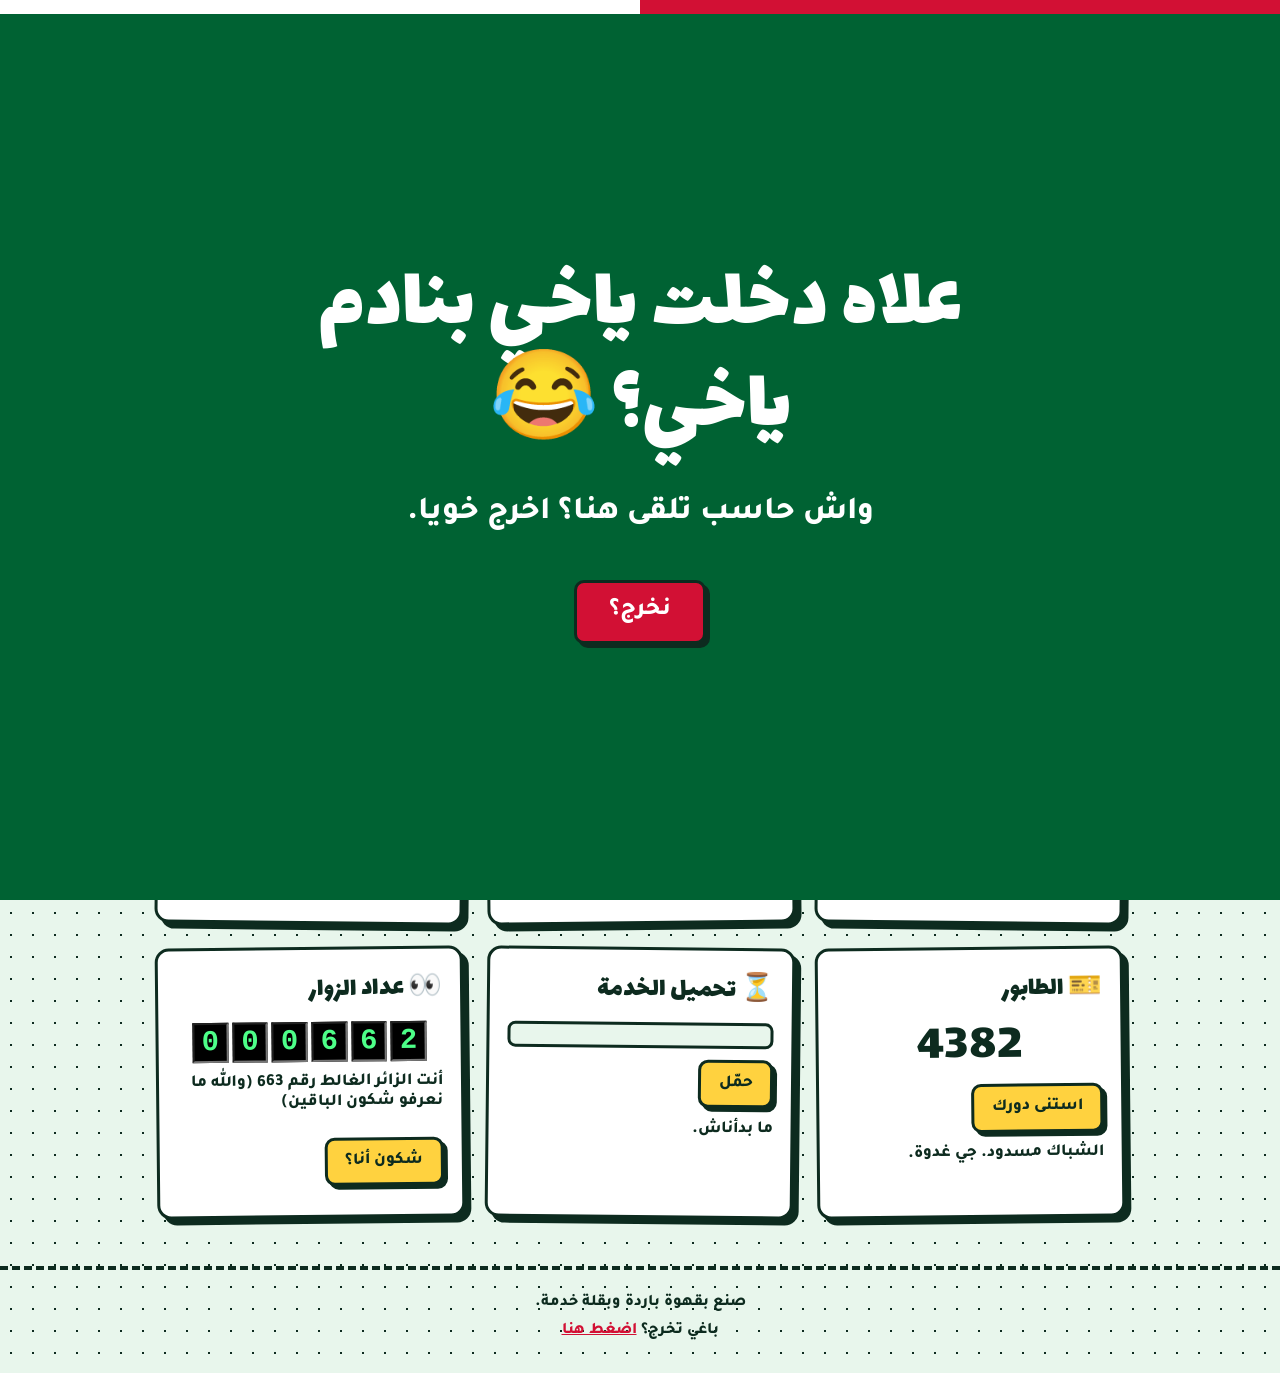
<file: hicham.html>
<!DOCTYPE html>
<html lang="ar" dir="rtl">
<head>
<meta charset="utf-8">
<meta name="viewport" content="width=device-width, initial-scale=1, viewport-fit=cover">
<title>HICHAM</title>
<link rel="preconnect" href="https://fonts.googleapis.com">
<link href="https://fonts.googleapis.com/css2?family=Lalezar&family=Tajawal:wght@500;800&display=swap" rel="stylesheet">
<style>
:root{--paper:#e8f6ec;--ink:#0d2b1f;--red:#d21034;--green:#006233;--sun:#ffd23f;--card:#ffffff;--shadow:#0d2b1f;
box-sizing:border-box;padding-top:env(safe-area-inset-top,0px);padding-bottom:env(safe-area-inset-bottom,0px)}
@media (prefers-color-scheme:dark){:root:not([data-theme="light"]){--paper:#0b1a13;--ink:#eafaf0;--card:#13291d;--shadow:#000;--sun:#ffd23f}}
:root[data-theme="dark"]{--paper:#0b1a13;--ink:#eafaf0;--card:#13291d;--shadow:#000}
html{scroll-padding-top:env(safe-area-inset-top,0px)}
*{box-sizing:border-box}
body{margin:0;background:var(--paper);color:var(--ink);font-family:'Tajawal',Tahoma,Arial,sans-serif;font-weight:500;overflow-x:hidden;
background-image:radial-gradient(var(--ink) 1px,transparent 1px);background-size:22px 22px;background-position:0 0}
body::before{content:"";position:fixed;inset:0;background:var(--paper);opacity:.93;z-index:-1}
button{font-family:inherit;cursor:pointer;color:var(--ink)}
.btn{font-weight:800;font-size:1.05rem;padding:.7rem 1.1rem;background:var(--sun);border:3px solid var(--ink);border-radius:10px;box-shadow:4px 4px 0 var(--shadow);transition:transform .08s,box-shadow .08s}
.btn:active{transform:translate(4px,4px);box-shadow:0 0 0 var(--shadow)}
.btn.red{background:var(--red);color:#fff}
.btn:focus-visible{outline:3px dashed var(--red);outline-offset:3px}

/* intro */
#intro{position:fixed;inset:0;z-index:50;background:var(--green);color:#fff;display:flex;flex-direction:column;align-items:center;justify-content:center;text-align:center;padding:24px;overflow:hidden}
#intro h1{font-family:'Lalezar',Tahoma,sans-serif;font-weight:400;font-size:clamp(2.4rem,9vw,5.5rem);line-height:1.15;margin:0 0 .4em;max-width:16ch;animation:pop .5s cubic-bezier(.2,1.6,.4,1)}
#intro p{font-size:clamp(1.2rem,4vw,2rem);font-weight:800;margin:0 0 1.5em;animation:pop .5s .5s both cubic-bezier(.2,1.6,.4,1)}
#intro .btn{font-size:1.5rem;padding:.9rem 2rem;animation:pop .5s 1s both cubic-bezier(.2,1.6,.4,1)}
#intro .flag{position:absolute;top:0;inset-inline:0;height:14px;background:linear-gradient(90deg,#fff 50%,var(--red) 50%)}
#exitbtn.fly{position:fixed;z-index:60;transition:left .18s,top .18s}
#taunt{position:fixed;z-index:61;pointer-events:none;background:#fff;color:#0d2b1f;border:3px solid #0d2b1f;border-radius:12px;padding:.4rem .8rem;font-weight:800;opacity:0;transition:opacity .15s}
@keyframes pop{from{transform:scale(.3) rotate(-6deg);opacity:0}to{transform:none;opacity:1}}

/* ticker */
.ticker{background:var(--ink);color:var(--paper);overflow:hidden;white-space:nowrap;font-weight:800;padding:.45rem 0;border-bottom:4px solid var(--red)}
.ticker span{display:inline-block;padding-inline-start:100%;animation:tick 28s linear infinite}
@keyframes tick{to{transform:translateX(100%)}}

/* hero */
.hero{min-height:62vh;display:flex;flex-direction:column;align-items:center;justify-content:center;text-align:center;padding:2.5rem 1rem 1.5rem}
#name{font-family:'Lalezar',Impact,sans-serif;font-weight:400;font-size:clamp(4rem,23vw,13rem);letter-spacing:.02em;line-height:1;margin:0;cursor:pointer;user-select:none;direction:ltr;display:flex;gap:.02em;-webkit-tap-highlight-color:transparent}
#name span{display:inline-block;transition:transform .25s cubic-bezier(.2,1.8,.4,1),color .2s;text-shadow:5px 5px 0 var(--shadow)}
.sub{font-size:clamp(1.1rem,3.6vw,1.6rem);font-weight:800;max-width:24em;margin:.8rem auto 0;background:var(--sun);color:#0d2b1f;border:3px solid var(--ink);padding:.4rem 1rem;border-radius:10px;transform:rotate(-1.5deg);box-shadow:4px 4px 0 var(--shadow)}
.hint{margin-top:1.2rem;font-size:.95rem;opacity:.75}

/* grid */
main{max-width:1000px;margin:0 auto;padding:1rem 1rem 3rem;display:grid;grid-template-columns:repeat(auto-fit,minmax(260px,1fr));gap:1.4rem}
.card{background:var(--card);border:3px solid var(--ink);border-radius:14px;box-shadow:6px 6px 0 var(--shadow);padding:1.1rem;display:flex;flex-direction:column;gap:.7rem;align-items:flex-start;min-width:0}
.card:nth-child(odd){transform:rotate(.6deg)}.card:nth-child(even){transform:rotate(-.6deg)}
.card h2{font-family:'Lalezar',Tahoma,sans-serif;font-weight:400;font-size:1.7rem;margin:0}
.out{min-height:3.2em;font-weight:800;font-size:1.05rem;width:100%}
.bar{width:100%;height:26px;border:3px solid var(--ink);border-radius:8px;overflow:hidden;background:var(--paper)}
.bar i{display:block;height:100%;width:0;background:repeating-linear-gradient(45deg,var(--green) 0 10px,#1c8a54 10px 20px)}
.big{font-family:'Lalezar',Tahoma,sans-serif;font-size:3.2rem;line-height:1;direction:ltr;align-self:center}
.counter{display:flex;gap:4px;direction:ltr;align-self:center}
.counter b{background:#000;color:#4dff88;font-family:'Courier New',monospace;font-size:1.8rem;padding:.1rem .45rem;border:2px inset #777}
.blink{animation:bl 1s steps(2) infinite}@keyframes bl{50%{opacity:0}}
.cup{font-size:4rem;align-self:center;transition:transform .2s}

/* cookies, toast */
#cookie{position:fixed;inset-inline:12px;bottom:calc(12px + env(safe-area-inset-bottom,0px));z-index:40;background:var(--card);border:3px solid var(--ink);box-shadow:6px 6px 0 var(--shadow);border-radius:14px;padding:1rem;display:none;gap:.6rem;flex-direction:column;max-width:460px;margin-inline:auto}
#cookie p{margin:0;font-weight:800}#cookie div{display:flex;gap:.6rem;flex-wrap:wrap}
#toast{position:fixed;top:calc(14px + env(safe-area-inset-top,0px));left:50%;translate:-50% -200%;z-index:70;background:var(--red);color:#fff;font-weight:800;padding:.7rem 1.2rem;border:3px solid #0d2b1f;border-radius:12px;box-shadow:4px 4px 0 #0d2b1f;transition:translate .35s cubic-bezier(.2,1.6,.4,1);max-width:90vw;text-align:center}
#toast.on{translate:-50% 0}
.trail{position:fixed;pointer-events:none;z-index:30;font-size:1.6rem;animation:fall 1s forwards}
@keyframes fall{to{transform:translateY(60px) rotate(40deg);opacity:0}}
footer{text-align:center;padding:1.5rem 1rem 2rem;border-top:4px dashed var(--ink);font-weight:800}
footer a{color:var(--red);cursor:pointer;text-decoration:underline}
.shake{animation:sh .4s}@keyframes sh{20%{transform:translateX(-12px) rotate(-1deg)}40%{transform:translateX(12px) rotate(1deg)}60%{transform:translateX(-8px)}80%{transform:translateX(8px)}}
.spin{animation:sp 1s}@keyframes sp{to{transform:rotate(360deg)}}
@media (prefers-reduced-motion:reduce){*{animation-duration:.01s!important;transition-duration:.01s!important}.ticker span{animation:none;padding:0}}
</style>
</head>
<body>

<section id="intro" aria-live="polite">
  <div class="flag"></div>
  <h1>علاه دخلت ياخي بنادم ياخي؟ 😂</h1>
  <p>واش حاسب تلقى هنا؟ اخرج خويا.</p>
  <button class="btn red" id="exitbtn">نخرج؟</button>
</section>
<div id="taunt"></div>

<div class="ticker"><span>📢 تنبيه: هذا الموقع ما يفيد في والو ★ ما كاينش CV ولا Portfolio ★ الشباك مسدود ★ ربي يسهل ★ HICHAM يرحب بيك (بالغصب) ★ ما تقراش هذا الشريط ★ هذا الشريط راه يتحرك وحدو ★</span></div>

<header class="hero">
  <h1 id="name" aria-label="HICHAM" title="اضغط عليّ"></h1>
  <div class="sub">الموقع لي ما طلبتوهش، بصح دخلتلو 😂</div>
  <div class="hint" id="hint">اضغط على الاسم. جرب، ما تخافش.</div>
</header>

<main>
  <section class="card">
    <h2>🔴 ما تضغطش</h2>
    <button class="btn red" id="dont">ما تضغطش</button>
    <div class="out" id="dontOut">قلتلك ما تضغطش.</div>
  </section>

  <section class="card">
    <h2>🎱 عراف HICHAM</h2>
    <button class="btn" id="oracleBtn">اسأل (في بالك)</button>
    <div class="out" id="oracleOut">فكر في سؤال، وضغط.</div>
  </section>

  <section class="card">
    <h2>☕ ماكينة القهوة</h2>
    <div class="cup" id="cup">🫗</div>
    <button class="btn" id="coffee">حضر قهوة</button>
    <div class="out" id="coffeeOut">الكاس فارغ.</div>
  </section>

  <section class="card">
    <h2>🎫 الطابور</h2>
    <div class="big" id="queue">4382</div>
    <button class="btn" id="queueBtn">استنى دورك</button>
    <div class="out" id="queueOut">الشباك مسدود. جي غدوة.</div>
  </section>

  <section class="card">
    <h2>⏳ تحميل الخدمة</h2>
    <div class="bar"><i id="fill"></i></div>
    <button class="btn" id="load">حمّل</button>
    <div class="out" id="loadOut">ما بدأناش.</div>
  </section>

  <section class="card">
    <h2>👀 عداد الزوار</h2>
    <div class="counter" id="visitors"></div>
    <div class="out">أنت الزائر الغالط رقم <span id="vnum" class="blink">...</span> (والله ما نعرفو شكون الباقين)</div>
    <button class="btn" id="whoami">شكون أنا؟</button>
  </section>
</main>

<div id="cookie">
  <p>🍪 هذا الموقع يستعمل الكوكيز... وما نعرفش واش هي.</p>
  <div><button class="btn" data-ck>نقبل</button><button class="btn red" data-ck>نقبل (بالقوة)</button></div>
</div>
<div id="toast"></div>

<footer>
  <div>صنع بقهوة باردة وبقلة خدمة.</div>
  <div style="margin-top:.6rem">باغي تخرج؟ <a id="byeLink" tabindex="0">اضغط هنا</a></div>
</footer>

<script>
const $=s=>document.querySelector(s), pick=a=>a[Math.floor(Math.random()*a.length)];
const toast=(t)=>{const e=$('#toast');e.textContent=t;e.classList.add('on');clearTimeout(toast.t);toast.t=setTimeout(()=>e.classList.remove('on'),2600)};

/* ---------- intro: the exit button that never exits ---------- */
const taunts=["واه، روح حاول 😂","راك مصمم؟","ما عندكش خدمة؟","ياخي تحسبها بالساهل؟","ما كاينش خروج خويا","قريب... لا، غلطت","عييت عليك والله","ما تخافش، حتى أنا ما نعرفش وين الباب","ضرك نعيط عليك لماما","هذا الزر راه يخدعك"];
const labels=["نخرج؟","واه روح حاول","نجرب مرة أخرى؟","نخرج بالقوة؟","خلاص خرجني!","خروج...؟"];
const btn=$('#exitbtn'), taunt=$('#taunt'); let escapes=0, given=false;
function flee(e){
  if(given) return;
  e&&e.preventDefault&&e.preventDefault();
  escapes++;
  if(escapes>=9){given=true;btn.textContent="خلاص عييت. دخل 😮‍💨";btn.style.background="var(--sun)";btn.style.color="#0d2b1f";say("ربحت. مبروك، ما ربحت والو.",btn);return}
  btn.classList.add('fly');
  const w=btn.offsetWidth,h=btn.offsetHeight,x=Math.random()*(innerWidth-w-20)+10,y=Math.random()*(innerHeight-h-80)+40;
  btn.style.left=x+'px';btn.style.top=y+'px';
  btn.textContent=pick(labels);
  say(pick(taunts),btn);
}
function say(t,el){const r=el.getBoundingClientRect();taunt.textContent=t;taunt.style.opacity=1;
  taunt.style.left=Math.max(8,Math.min(innerWidth-taunt.offsetWidth-8,r.left))+'px';
  taunt.style.top=Math.max(8,r.top-taunt.offsetHeight-10)+'px';clearTimeout(say.t);say.t=setTimeout(()=>taunt.style.opacity=0,1400)}
btn.addEventListener('pointerenter',e=>{if(e.pointerType==='mouse')flee(e)});
btn.addEventListener('pointerdown',e=>{if(!given)flee(e)});
btn.addEventListener('click',e=>{if(!given){flee(e);return}
  $('#intro').style.display='none';taunt.style.opacity=0;btn.style.display='none';toast("مرحبا بيك... بالغصب 🙃")});
btn.addEventListener('keydown',e=>{if(e.key==='Enter'&&!given){e.preventDefault();flee()}});

/* ---------- name ---------- */
const nm=$('#name'),cols=['var(--red)','var(--green)','var(--sun)','var(--ink)'];
"HICHAM".split('').forEach(c=>{const s=document.createElement('span');s.textContent=c;nm.appendChild(s)});
let nameClicks=0;
const nameMsgs=["شكون قالك تضغط؟","الحروف تعبو","HICHAM ما يحبش هكا","أنا ماشي زر ياخي!","زيد، ما كاينش مشكل","الموقع غضبان درك","الحروف راهي تشطح 💃","واش راك تحوس تخرج HICHAM؟"];
nm.addEventListener('click',()=>{
  nameClicks++;
  nm.querySelectorAll('span').forEach((s,i)=>{s.style.transform=`translateY(${(Math.random()*-60)}px) rotate(${(Math.random()*50-25)}deg) scale(${1+Math.random()*.3})`;s.style.color=pick(cols);setTimeout(()=>s.style.transform='',500+i*60)});
  $('#hint').textContent=pick(nameMsgs)+` (${nameClicks})`;
  if(nameClicks===10){toast("🏆 إنجاز: ضغطت 10 مرات. ما عندك خدمة؟");rain("🎉")}
  if(nameClicks===30){toast("🏆 إنجاز: 30! سير شوف طبيب 🚑");document.body.classList.add('spin');setTimeout(()=>document.body.classList.remove('spin'),1000)}
});

/* ---------- emoji rain ---------- */
function rain(e){for(let i=0;i<30;i++){const d=document.createElement('div');d.className='trail';d.textContent=e;d.style.left=Math.random()*100+'vw';d.style.top=Math.random()*60+'vh';document.body.appendChild(d);setTimeout(()=>d.remove(),1000)}}

/* ---------- don't press ---------- */
let dp=0;const dontMsgs=["قلتلك ما تضغطش خو.","آه نتا من هاذ النوع.","خلاص فهمنا شخصيتك.","ما تعييش؟","شفتك. وشفتني.","كل ضغطة تنقص من عمرك 3 ثواني. مزح.","مبروك: ما صرا والو.","آخر مرة والله... كذبت."];
$('#dont').addEventListener('click',()=>{dp++;$('#dontOut').textContent=dontMsgs[(dp-1)%dontMsgs.length]+` [${dp}]`;
  const fx=dp%4;if(fx===1)document.body.classList.add('shake');if(fx===2)rain("🌶️");if(fx===3)rain("🥖");if(fx===0)rain("🤡");
  setTimeout(()=>document.body.classList.remove('shake'),400)});

/* ---------- oracle ---------- */
const ans=["ربي يسهل.","قولها لخالتك.","عاود غدوة.","بالتأكيد... لا.","نص نص.","روح تنعس.","إن شاء الله، وإن شاء الله ما يكونش.","سقسي الجارة، هي تعرف كلش.","ضرك. ولا الصيف الجاي. ما نعرفش."];
$('#oracleBtn').addEventListener('click',()=>{$('#oracleOut').textContent="🔮 ...";setTimeout(()=>$('#oracleOut').textContent="🔮 "+pick(ans),500)});

/* ---------- coffee ---------- */
let cf=0;const cups=["🫗","☕","☕☕","🫖","💨"];const cfMsgs=["كاينة القهوة... ما كاينش السكر","زدنا الما. ما كاينش القهوة","واش، حليب؟ لا.","القهوة جاهزة، بصح باردة","الماكينة طفات... كيما كلش","تفضل: كاس فارغ"];
$('#coffee').addEventListener('click',()=>{cf++;$('#cup').textContent=cups[cf%cups.length];$('#coffeeOut').textContent=pick(cfMsgs)});

/* ---------- queue ---------- */
let q=4382;
$('#queueBtn').addEventListener('click',()=>{const d=Math.random()<.4?Math.floor(Math.random()*400)+50:-Math.floor(Math.random()*5);q=Math.max(1,q+d);$('#queue').textContent=q;
  $('#queueOut').textContent=d>0?"واحد دخل بالمعريفة، رجعت وراء 😡":pick(["الشباك مسدود. جي غدوة.","الموظف راح يشرب قهوة.","ناقصتك ورقة (ما نقولكش أي ورقة).","نص ساعة وراجعين (ما رجعوش)."])});

/* ---------- fake loading ---------- */
let busy=false;
$('#load').addEventListener('click',()=>{if(busy)return;busy=true;let p=0;const f=$('#fill'),o=$('#loadOut');
  const iv=setInterval(()=>{p+=Math.random()*7+2;if(p>=99){p=99;clearInterval(iv);o.textContent="99% ... الشبكة طاحت 📉";setTimeout(()=>{f.style.width='0';o.textContent="رجعنا لـ0%. هاذي هي الحياة.";busy=false},2200)}else o.textContent=Math.floor(p)+"% ... "+pick(["شوية صبر","راه يخدم (ولا يستهبل)","ربي يعاون","نشعلو الراوتر"]);f.style.width=p+'%'},180)});

/* ---------- visitors ---------- */
const vn=Math.floor(Math.random()*900)+42;$('#visitors').innerHTML=String(vn).padStart(6,'0').split('').map(d=>`<b>${d}</b>`).join('');
$('#vnum').textContent=vn+1;
const who=["واحد دخل بالغلط.","ضحية رابط الـBio.","واحد فضولي بزاف.","ما نعرفش، خير تسقسي ماما."];
$('#whoami').addEventListener('click',()=>toast(pick(who)));

/* ---------- misc ---------- */
setTimeout(()=>{$('#cookie').style.display='flex'},9000);
document.querySelectorAll('[data-ck]').forEach(b=>b.addEventListener('click',()=>{$('#cookie').style.display='none';toast("شكرا. ما فهمناش والو، بصح شكرا 🍪")}));
const bye=()=>toast(pick(["ما كاينش خروج 🚪❌","الباب مسدود من لداخل","روح، بصح راك تعاود تجي."]));
$('#byeLink').addEventListener('click',bye);$('#byeLink').addEventListener('keydown',e=>{if(e.key==='Enter')bye()});
const T=document.title;document.addEventListener('visibilitychange',()=>{document.title=document.hidden?pick(["وين راك رايح؟ 😢","رجع! HICHAM يبكي","خليتني وحدي 😭"]):T});
let last=0;addEventListener('pointermove',e=>{const n=Date.now();if(n-last<90||e.pointerType==='touch')return;last=n;const d=document.createElement('div');d.className='trail';d.textContent=pick(["🥖","🍋","✨","🫒","☕"]);d.style.left=e.clientX+'px';d.style.top=e.clientY+'px';document.body.appendChild(d);setTimeout(()=>d.remove(),1000)});
</script>
</body>
</html>
</file>
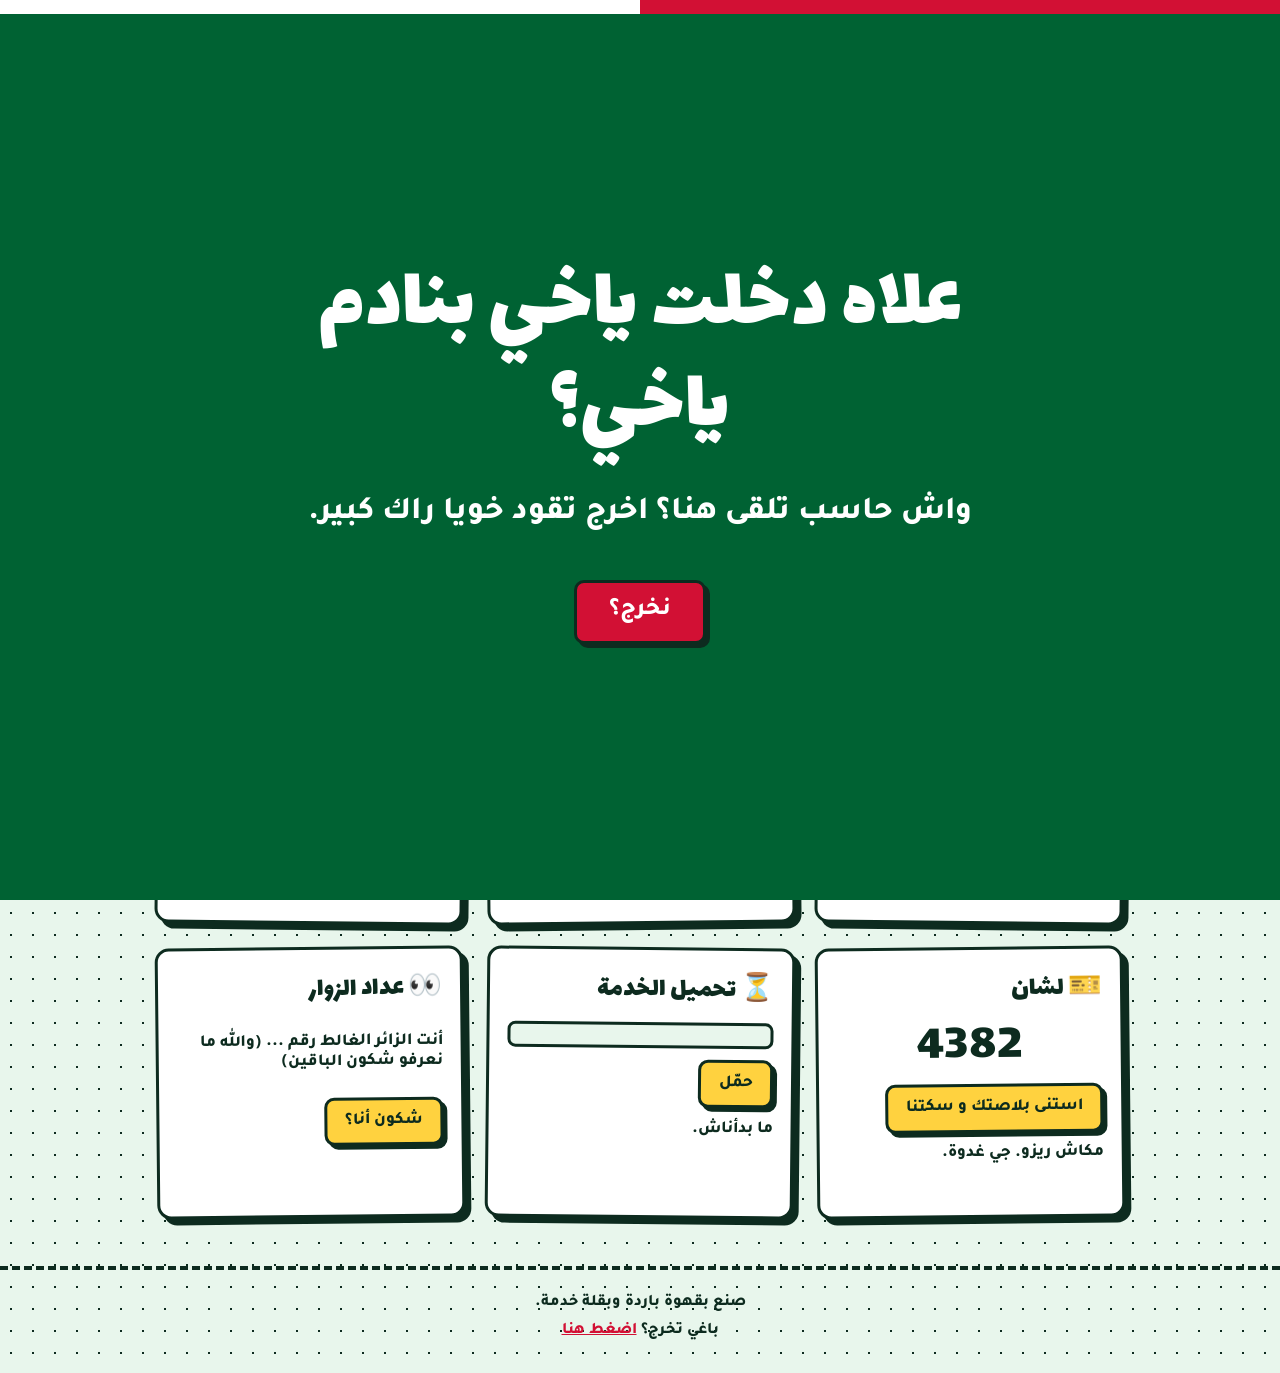
<file: HICHAM.html>
<!DOCTYPE html>
<html lang="ar" dir="rtl">
<head>
<meta charset="utf-8">
<meta name="viewport" content="width=device-width, initial-scale=1, viewport-fit=cover">
<title>HICHAM</title>
<link rel="preconnect" href="https://fonts.googleapis.com">
<link href="https://fonts.googleapis.com/css2?family=Lalezar&family=Tajawal:wght@500;800&display=swap" rel="stylesheet">
<style>
:root{--paper:#e8f6ec;--ink:#0d2b1f;--red:#d21034;--green:#006233;--sun:#ffd23f;--card:#ffffff;--shadow:#0d2b1f;
box-sizing:border-box;padding-top:env(safe-area-inset-top,0px);padding-bottom:env(safe-area-inset-bottom,0px)}
@media (prefers-color-scheme:dark){:root:not([data-theme="light"]){--paper:#0b1a13;--ink:#eafaf0;--card:#13291d;--shadow:#000;--sun:#ffd23f}}
:root[data-theme="dark"]{--paper:#0b1a13;--ink:#eafaf0;--card:#13291d;--shadow:#000}
html{scroll-padding-top:env(safe-area-inset-top,0px)}
*{box-sizing:border-box}
body{margin:0;background:var(--paper);color:var(--ink);font-family:'Tajawal',Tahoma,Arial,sans-serif;font-weight:500;overflow-x:hidden;
background-image:radial-gradient(var(--ink) 1px,transparent 1px);background-size:22px 22px;background-position:0 0}
body::before{content:"";position:fixed;inset:0;background:var(--paper);opacity:.93;z-index:-1}
button{font-family:inherit;cursor:pointer;color:var(--ink)}
.btn{font-weight:800;font-size:1.05rem;padding:.7rem 1.1rem;background:var(--sun);border:3px solid var(--ink);border-radius:10px;box-shadow:4px 4px 0 var(--shadow);transition:transform .08s,box-shadow .08s}
.btn:active{transform:translate(4px,4px);box-shadow:0 0 0 var(--shadow)}
.btn.red{background:var(--red);color:#fff}
.btn:focus-visible{outline:3px dashed var(--red);outline-offset:3px}

/* intro */
#intro{position:fixed;inset:0;z-index:50;background:var(--green);color:#fff;display:flex;flex-direction:column;align-items:center;justify-content:center;text-align:center;padding:24px;overflow:hidden}
#intro h1{font-family:'Lalezar',Tahoma,sans-serif;font-weight:400;font-size:clamp(2.4rem,9vw,5.5rem);line-height:1.15;margin:0 0 .4em;max-width:16ch;animation:pop .5s cubic-bezier(.2,1.6,.4,1)}
#intro p{font-size:clamp(1.2rem,4vw,2rem);font-weight:800;margin:0 0 1.5em;animation:pop .5s .5s both cubic-bezier(.2,1.6,.4,1)}
#intro .btn{font-size:1.5rem;padding:.9rem 2rem;animation:pop .5s 1s both cubic-bezier(.2,1.6,.4,1)}
#intro .flag{position:absolute;top:0;inset-inline:0;height:14px;background:linear-gradient(90deg,#fff 50%,var(--red) 50%)}
#exitbtn.fly{position:fixed;z-index:60;transition:left .18s,top .18s}
#taunt{position:fixed;z-index:61;pointer-events:none;background:#fff;color:#0d2b1f;border:3px solid #0d2b1f;border-radius:12px;padding:.4rem .8rem;font-weight:800;opacity:0;transition:opacity .15s}
@keyframes pop{from{transform:scale(.3) rotate(-6deg);opacity:0}to{transform:none;opacity:1}}

/* ticker */
.ticker{background:var(--ink);color:var(--paper);overflow:hidden;white-space:nowrap;font-weight:800;padding:.45rem 0;border-bottom:4px solid var(--red)}
.ticker span{display:inline-block;padding-inline-start:100%;animation:tick 28s linear infinite}
@keyframes tick{to{transform:translateX(100%)}}

/* hero */
.hero{min-height:62vh;display:flex;flex-direction:column;align-items:center;justify-content:center;text-align:center;padding:2.5rem 1rem 1.5rem}
#name{font-family:'Lalezar',Impact,sans-serif;font-weight:400;font-size:clamp(4rem,23vw,13rem);letter-spacing:.02em;line-height:1;margin:0;cursor:pointer;user-select:none;direction:ltr;display:flex;gap:.02em;-webkit-tap-highlight-color:transparent}
#name span{display:inline-block;transition:transform .25s cubic-bezier(.2,1.8,.4,1),color .2s;text-shadow:5px 5px 0 var(--shadow)}
.sub{font-size:clamp(1.1rem,3.6vw,1.6rem);font-weight:800;max-width:24em;margin:.8rem auto 0;background:var(--sun);color:#0d2b1f;border:3px solid var(--ink);padding:.4rem 1rem;border-radius:10px;transform:rotate(-1.5deg);box-shadow:4px 4px 0 var(--shadow)}
.hint{margin-top:1.2rem;font-size:.95rem;opacity:.75}

/* grid */
main{max-width:1000px;margin:0 auto;padding:1rem 1rem 3rem;display:grid;grid-template-columns:repeat(auto-fit,minmax(260px,1fr));gap:1.4rem}
.card{background:var(--card);border:3px solid var(--ink);border-radius:14px;box-shadow:6px 6px 0 var(--shadow);padding:1.1rem;display:flex;flex-direction:column;gap:.7rem;align-items:flex-start;min-width:0}
.card:nth-child(odd){transform:rotate(.6deg)}.card:nth-child(even){transform:rotate(-.6deg)}
.card h2{font-family:'Lalezar',Tahoma,sans-serif;font-weight:400;font-size:1.7rem;margin:0}
.out{min-height:3.2em;font-weight:800;font-size:1.05rem;width:100%}
.bar{width:100%;height:26px;border:3px solid var(--ink);border-radius:8px;overflow:hidden;background:var(--paper)}
.bar i{display:block;height:100%;width:0;background:repeating-linear-gradient(45deg,var(--green) 0 10px,#1c8a54 10px 20px)}
.big{font-family:'Lalezar',Tahoma,sans-serif;font-size:3.2rem;line-height:1;direction:ltr;align-self:center}
.counter{display:flex;gap:4px;direction:ltr;align-self:center}
.counter b{background:#000;color:#4dff88;font-family:'Courier New',monospace;font-size:1.8rem;padding:.1rem .45rem;border:2px inset #777}
.blink{animation:bl 1s steps(2) infinite}@keyframes bl{50%{opacity:0}}
.cup{font-size:4rem;align-self:center;transition:transform .2s}

/* cookies, toast */
#cookie{position:fixed;inset-inline:12px;bottom:calc(12px + env(safe-area-inset-bottom,0px));z-index:40;background:var(--card);border:3px solid var(--ink);box-shadow:6px 6px 0 var(--shadow);border-radius:14px;padding:1rem;display:none;gap:.6rem;flex-direction:column;max-width:460px;margin-inline:auto}
#cookie p{margin:0;font-weight:800}#cookie div{display:flex;gap:.6rem;flex-wrap:wrap}
#toast{position:fixed;top:calc(14px + env(safe-area-inset-top,0px));left:50%;translate:-50% -200%;z-index:70;background:var(--red);color:#fff;font-weight:800;padding:.7rem 1.2rem;border:3px solid #0d2b1f;border-radius:12px;box-shadow:4px 4px 0 #0d2b1f;transition:translate .35s cubic-bezier(.2,1.6,.4,1);max-width:90vw;text-align:center}
#toast.on{translate:-50% 0}
.trail{position:fixed;pointer-events:none;z-index:30;font-size:1.6rem;animation:fall 1s forwards}
@keyframes fall{to{transform:translateY(60px) rotate(40deg);opacity:0}}
footer{text-align:center;padding:1.5rem 1rem 2rem;border-top:4px dashed var(--ink);font-weight:800}
footer a{color:var(--red);cursor:pointer;text-decoration:underline}
.shake{animation:sh .4s}@keyframes sh{20%{transform:translateX(-12px) rotate(-1deg)}40%{transform:translateX(12px) rotate(1deg)}60%{transform:translateX(-8px)}80%{transform:translateX(8px)}}
.spin{animation:sp 1s}@keyframes sp{to{transform:rotate(360deg)}}
@media (prefers-reduced-motion:reduce){*{animation-duration:.01s!important;transition-duration:.01s!important}.ticker span{animation:none;padding:0}}
</style>
</head>
<body>

<section id="intro" aria-live="polite">
  <div class="flag"></div>
  <h1>علاه دخلت ياخي بنادم ياخي؟ </h1>
  <p>واش حاسب تلقى هنا؟ اخرج تقود خويا راك كبير.</p>
  <button class="btn red" id="exitbtn">نخرج؟</button>
</section>
<div id="taunt"></div>

<div class="ticker"><span>📢 تنبيه: هذا الموقع ما يفيد في والو ★ ما كاينش CV ولا Portfolio ★ الشباك مسدود ★ ربي يسهل ★ HICHAM يرحب بيك (بالغصب) ★ ما تقراش هذا الشريط ★ هذا الشريط راه يتحرك وحدو ★</span></div>

<header class="hero">
  <h1 id="name" aria-label="HICHAM" title="اضغط عليّ"></h1>
  <div class="sub">الموقع لي ما طلبتوهش، بصح دخلتلو 😂</div>
  <div class="hint" id="hint">اضغط على الاسم. جرب، ما تخافش.</div>
</header>

<main>
  <section class="card">
    <h2>🔴 ما تضغطش</h2>
    <button class="btn red" id="dont">ما تضغطش</button>
    <div class="out" id="dontOut">قلتلك ما تضغطش. يانقش</div>
  </section>

  <section class="card">
    <h2>🎱 سقسي  HICHAM</h2>
    <button class="btn" id="oracleBtn">اسأل (في بالك)</button>
    <div class="out" id="oracleOut">فكر في سؤال، وضغط.</div>
  </section>

  <section class="card">
    <h2>☕  قهوة مختار</h2>
    <div class="cup" id="cup">🫗</div>
    <button class="btn" id="coffee">حضر قهوة</button>
    <div class="out" id="coffeeOut"> كاين ما تاع ستيرنا برك امشي بعيد.</div>
  </section>

  <section class="card">
    <h2>🎫 لشان</h2>
    <div class="big" id="queue">4382</div>
    <button class="btn" id="queueBtn">استنى بلاصتك و سكتنا</button>
    <div class="out" id="queueOut"> مكاش ريزو. جي غدوة.</div>
  </section>

  <section class="card">
    <h2>⏳ تحميل الخدمة</h2>
    <div class="bar"><i id="fill"></i></div>
    <button class="btn" id="load">حمّل</button>
    <div class="out" id="loadOut">ما بدأناش.</div>
  </section>

  <section class="card">
    <h2>👀 عداد الزوار</h2>
    <div class="counter" id="visitors"></div>
    <div class="out">أنت الزائر الغالط رقم <span id="vnum" class="blink">...</span> (والله ما نعرفو شكون الباقين)</div>
    <button class="btn" id="whoami">شكون أنا؟</button>
  </section>
</main>

<div id="cookie">
  <p>🍪 هذا الموقع يستعمل الكوكيز... وما نعرفش واش هي.</p>
  <div><button class="btn" data-ck>نقبل</button><button class="btn red" data-ck>نقبل (بالقوة)</button></div>
</div>
<div id="toast"></div>

<footer>
  <div>صنع بقهوة باردة وبقلة خدمة.</div>
  <div style="margin-top:.6rem">باغي تخرج؟ <a id="byeLink" tabindex="0">اضغط هنا</a></div>
</footer>

<script>
const $=s=>document.querySelector(s), pick=a=>a[Math.floor(Math.random()*a.length)];
const toast=(t)=>{const e=$('#toast');e.textContent=t;e.classList.add('on');clearTimeout(toast.t);toast.t=setTimeout(()=>e.classList.remove('on'),2600)};

/* ---------- intro: the exit button that never exits ---------- */
const taunts=["واه، روح حاول 😂","راك مصمم؟","ما عندكش خدمة؟","ياخي تحسبها بالساهل؟","ما كاينش خروج خويا","قريب... لا، غلطت","عييت عليك والله","ما تخافش، حتى أنا ما نعرفش وين الباب",ا","هذا الزر راه يخدعك"];
const labels=["نخرج؟","واه روح حاول","نجرب مرة أخرى؟","اخرج قود؟","خلاص خرجني!","خروج...؟"];
const btn=$('#exitbtn'), taunt=$('#taunt'); let escapes=0, given=false;
function flee(e){
  if(given) return;
  e&&e.preventDefault&&e.preventDefault();
  escapes++;
  if(escapes>=9){given=true;btn.textContent="خلاص عييت. دخل 😮‍💨";btn.style.background="var(--sun)";btn.style.color="#0d2b1f";say("ربحت. مبروك، ما ربحت والو.",btn);return}
  btn.classList.add('fly');
  const w=btn.offsetWidth,h=btn.offsetHeight,x=Math.random()*(innerWidth-w-20)+10,y=Math.random()*(innerHeight-h-80)+40;
  btn.style.left=x+'px';btn.style.top=y+'px';
  btn.textContent=pick(labels);
  say(pick(taunts),btn);
}
function say(t,el){const r=el.getBoundingClientRect();taunt.textContent=t;taunt.style.opacity=1;
  taunt.style.left=Math.max(8,Math.min(innerWidth-taunt.offsetWidth-8,r.left))+'px';
  taunt.style.top=Math.max(8,r.top-taunt.offsetHeight-10)+'px';clearTimeout(say.t);say.t=setTimeout(()=>taunt.style.opacity=0,1400)}
btn.addEventListener('pointerenter',e=>{if(e.pointerType==='mouse')flee(e)});
btn.addEventListener('pointerdown',e=>{if(!given)flee(e)});
btn.addEventListener('click',e=>{if(!given){flee(e);return}
  $('#intro').style.display='none';taunt.style.opacity=0;btn.style.display='none';toast("مرحبا بيك... بالغصب 🙃")});
btn.addEventListener('keydown',e=>{if(e.key==='Enter'&&!given){e.preventDefault();flee()}});

/* ---------- name ---------- */
const nm=$('#name'),cols=['var(--red)','var(--green)','var(--sun)','var(--ink)'];
"HICHAM".split('').forEach(c=>{const s=document.createElement('span');s.textContent=c;nm.appendChild(s)});
let nameClicks=0;
const nameMsgs=["شكون قالك تضغط؟","الحروف تعبو","HICHAM ما يحبش هكا","أنا ماشي زر ياخي!","زيد، ما كاينش مشكل","الموقع غضبان درك","الحروف راهي تشطح 💃","واش راك تحوس تخرج HICHAM؟"];
nm.addEventListener('click',()=>{
  nameClicks++;
  nm.querySelectorAll('span').forEach((s,i)=>{s.style.transform=`translateY(${(Math.random()*-60)}px) rotate(${(Math.random()*50-25)}deg) scale(${1+Math.random()*.3})`;s.style.color=pick(cols);setTimeout(()=>s.style.transform='',500+i*60)});
  $('#hint').textContent=pick(nameMsgs)+` (${nameClicks})`;
  if(nameClicks===10){toast("🏆 إنجاز: ضغطت 10 مرات. ما عندك خدمة؟");rain("🎉")}
  if(nameClicks===30){toast("🏆 إنجاز: 30! سير شوف طبيب 🚑");document.body.classList.add('spin');setTimeout(()=>document.body.classList.remove('spin'),1000)}
});

/* ---------- emoji rain ---------- */
function rain(e){for(let i=0;i<30;i++){const d=document.createElement('div');d.className='trail';d.textContent=e;d.style.left=Math.random()*100+'vw';d.style.top=Math.random()*60+'vh';document.body.appendChild(d);setTimeout(()=>d.remove(),1000)}}

/* ---------- don't press ---------- */
let dp=0;const dontMsgs=["قلتلك ما تضغطش خو.","آه نتا من هاذ النوع.","خلاص فهمنا شخصيتك.","ما تعييش؟","شفتك. وشفتني.","كل ضغطة تنقص من عمرك 3 ثواني. مزح.","مبروك: ما صرا والو.","آخر مرة والله... كذبت."];
$('#dont').addEventListener('click',()=>{dp++;$('#dontOut').textContent=dontMsgs[(dp-1)%dontMsgs.length]+` [${dp}]`;
  const fx=dp%4;if(fx===1)document.body.classList.add('shake');if(fx===2)rain("🌶️");if(fx===3)rain("🥖");if(fx===0)rain("🤡");
  setTimeout(()=>document.body.classList.remove('shake'),400)});

/* ---------- oracle ---------- */
const ans=["ربي يسهل.","قولها لخالتك.","عاود غدوة.","بالتأكيد... لا.","نص نص.","روح تنعس.","إن شاء الله، وإن شاء الله ما يكونش.","سقسي الجارة، هي تعرف كلش.","ضرك. ولا الصيف الجاي. ما نعرفش."];
$('#oracleBtn').addEventListener('click',()=>{$('#oracleOut').textContent="🔮 ...";setTimeout(()=>$('#oracleOut').textContent="🔮 "+pick(ans),500)});

/* ---------- coffee ---------- */
let cf=0;const cups=["🫗","☕","☕☕","🫖","💨"];const cfMsgs=["كاينة القهوة... ما كاينش السكر","زدنا الما. ما كاينش القهوة","واش، حليب؟ لا.","القهوة جاهزة، بصح باردة","الماكينة طفات... كيما كلش","تفضل: كاس فارغ"];
$('#coffee').addEventListener('click',()=>{cf++;$('#cup').textContent=cups[cf%cups.length];$('#coffeeOut').textContent=pick(cfMsgs)});

/* ---------- queue ---------- */
let q=4382;
$('#queueBtn').addEventListener('click',()=>{const d=Math.random()<.4?Math.floor(Math.random()*400)+50:-Math.floor(Math.random()*5);q=Math.max(1,q+d);$('#queue').textContent=q;
  $('#queueOut').textContent=d>0?"واحد دخل بالمعريفة، رجعت وراء 😡":pick(["الشباك مسدود. جي غدوة.","الموظف راح يشرب قهوة.","ناقصتك ورقة (ما نقولكش أي ورقة).","نص ساعة وراجعين (ما رجعوش)."])});

/* ---------- fake loading ---------- */
let busy=false;
$('#load').addEventListener('click',()=>{if(busy)return;busy=true;let p=0;const f=$('#fill'),o=$('#loadOut');
  const iv=setInterval(()=>{p+=Math.random()*7+2;if(p>=99){p=99;clearInterval(iv);o.textContent="99% ... الشبكة طاحت 📉";setTimeout(()=>{f.style.width='0';o.textContent="رجعنا لـ0%. هاذي هي الحياة.";busy=false},2200)}else o.textContent=Math.floor(p)+"% ... "+pick(["شوية صبر","راه يخدم (ولا يستهبل)","ربي يعاون","نشعلو الراوتر"]);f.style.width=p+'%'},180)});

/* ---------- visitors ---------- */
const vn=Math.floor(Math.random()*900)+42;$('#visitors').innerHTML=String(vn).padStart(6,'0').split('').map(d=>`<b>${d}</b>`).join('');
$('#vnum').textContent=vn+1;
const who=["واحد دخل بالغلط.","ضحية رابط الـBio.","واحد كلاتو اني نهدر عليك.","ما نعرفش، خير تسقسي ختك."];
$('#whoami').addEventListener('click',()=>toast(pick(who)));

/* ---------- misc ---------- */
setTimeout(()=>{$('#cookie').style.display='flex'},9000);
document.querySelectorAll('[data-ck]').forEach(b=>b.addEventListener('click',()=>{$('#cookie').style.display='none';toast("شكرا. ما فهمناش والو، بصح شكرا 🍪")}));
const bye=()=>toast(pick(["اخرج قود    🚪❌","الباب مسدود من لداخل","روح، بصح راك تعاود تجي."]));
$('#byeLink').addEventListener('click',bye);$('#byeLink').addEventListener('keydown',e=>{if(e.key==='Enter')bye()});
const T=document.title;document.addEventListener('visibilitychange',()=>{document.title=document.hidden?pick(["وين راك رايح؟ 😢","نقش!  ","خليتني وحدي 😭"]):T});
let last=0;addEventListener('pointermove',e=>{const n=Date.now();if(n-last<90||e.pointerType==='touch')return;last=n;const d=document.createElement('div');d.className='trail';d.textContent=pick(["🥖","🍋","✨","🫒","☕"]);d.style.left=e.clientX+'px';d.style.top=e.clientY+'px';document.body.appendChild(d);setTimeout(()=>d.remove(),1000)});
</script>
</body>
</html>
</file>
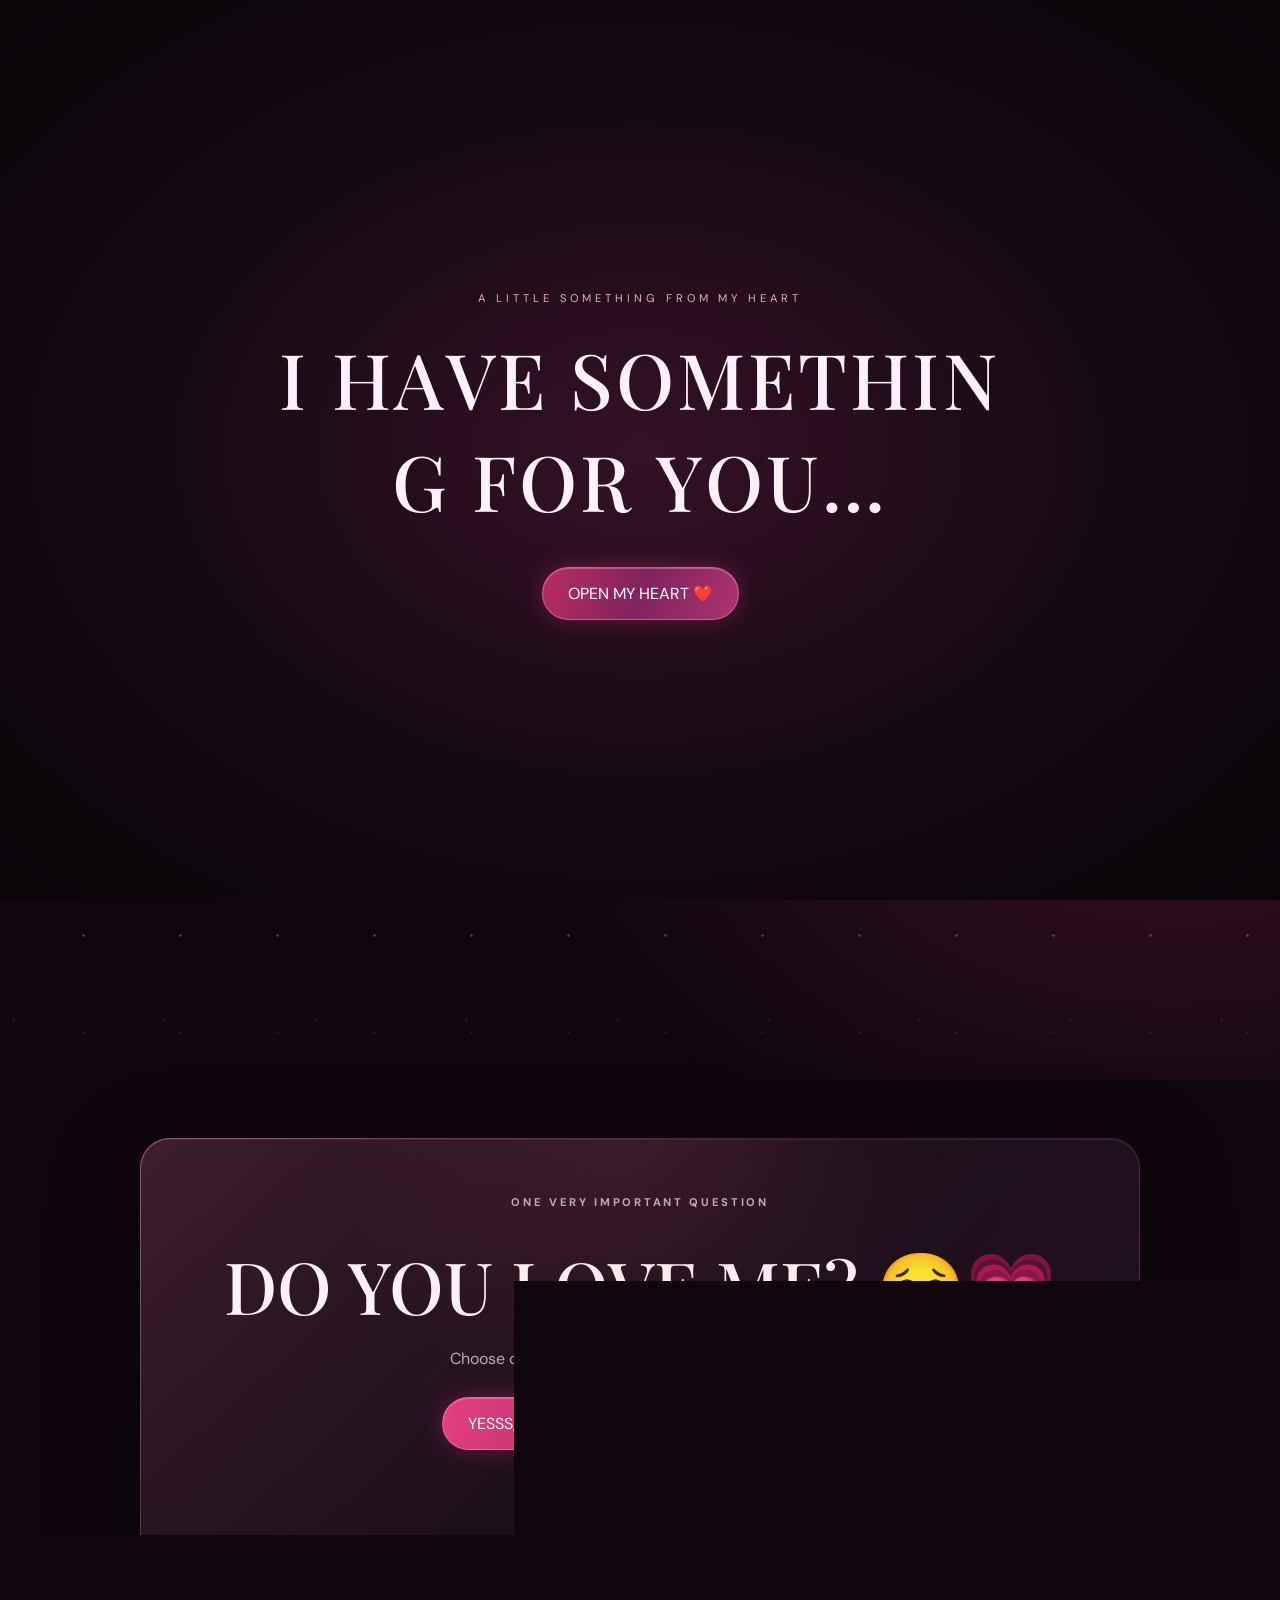
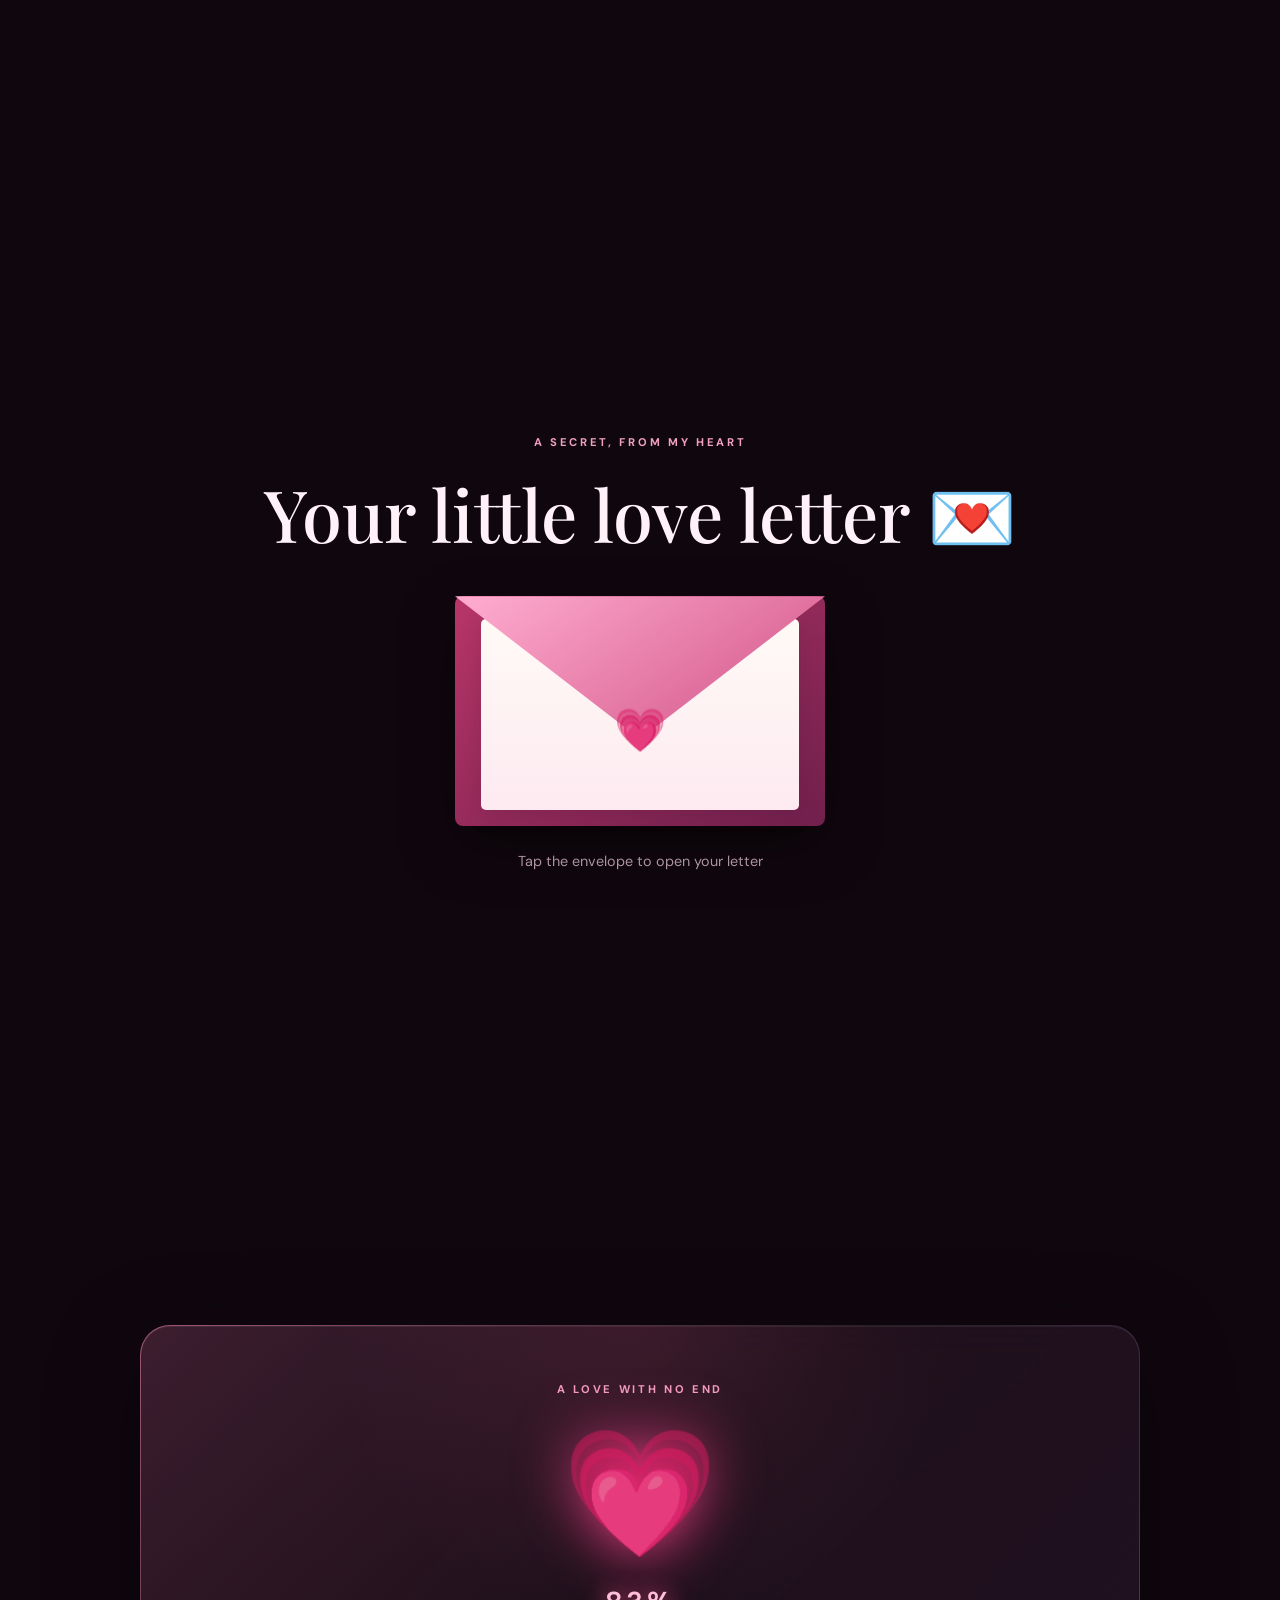
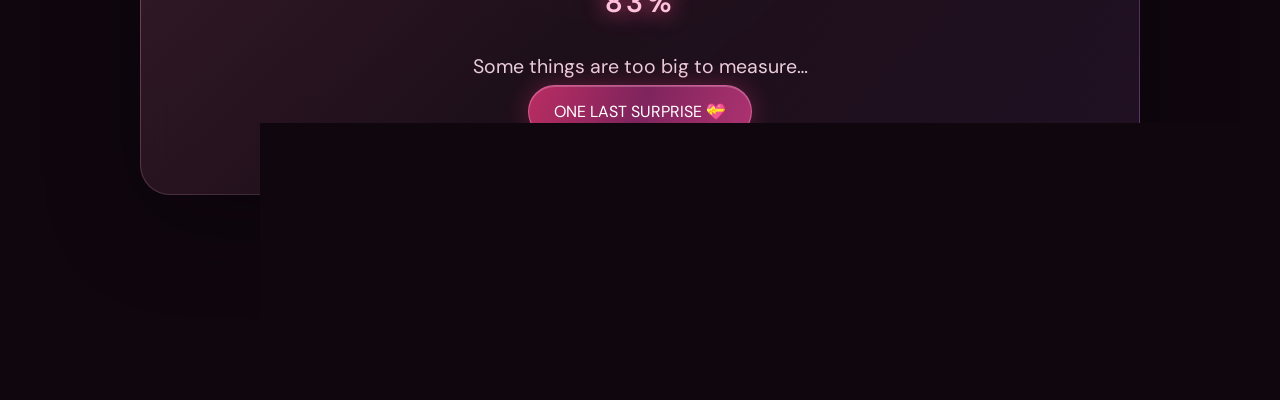
<file: love.html>
<!doctype html>
<html lang="en">
<head>
  <meta charset="utf-8"><meta name="viewport" content="width=device-width,initial-scale=1"><meta name="theme-color" content="#10070e">
  <meta name="description" content="A little cinematic love letter, made just for you."><title>I LOVE UUU — A Love Letter</title>
  <style>
    @import url('https://fonts.googleapis.com/css2?family=DM+Sans:wght@400;500;600;700&family=Playfair+Display:ital,wght@0,500;0,600;0,700;1,500;1,600&display=swap');
    :root{color-scheme:dark;--ink:#fff1f7;--muted:#c7a9b8;--pink:#ff5e9d;--hot:#ff387d;--lav:#c6a0ff;--wine:#280e20;--glass:rgba(46,17,37,.6)}
    *{box-sizing:border-box}html{scroll-behavior:smooth}body{margin:0;min-height:100vh;color:var(--ink);font-family:'DM Sans',sans-serif;background:#10070e;overflow-x:hidden}button{font:inherit}button:focus-visible,a:focus-visible{outline:2px solid #ffaad0;outline-offset:4px}
    body::before,body::after{content:"";position:fixed;z-index:-2;inset:-20%;pointer-events:none;background:radial-gradient(ellipse at 20% 30%,#6e194455,transparent 35%),radial-gradient(ellipse at 80% 75%,#a12c5840,transparent 33%),radial-gradient(ellipse at 55% 10%,#50174d4d,transparent 40%);animation:aurora 22s ease-in-out infinite alternate}body::after{z-index:-1;opacity:.3;background-image:radial-gradient(#fff 1px,transparent 1.5px),radial-gradient(#ff9acb 1px,transparent 1.5px);background-size:97px 97px,151px 151px;background-position:0 0,43px 68px;mask-image:linear-gradient(transparent,#000 15%,#000 85%,transparent)}
    .ambient{position:fixed;inset:0;overflow:hidden;pointer-events:none;z-index:0}.orb{position:absolute;border-radius:50%;filter:blur(70px);opacity:.13;background:#ff4e91;animation:drift 18s ease-in-out infinite alternate}.orb.a{width:38vw;height:38vw;left:-10vw;top:30vh}.orb.b{width:35vw;height:35vw;right:-9vw;top:110vh;background:#a764ff;animation-delay:-7s}.orb.c{width:40vw;height:40vw;left:30vw;top:220vh;background:#ff3e77;animation-delay:-4s}
    #cursorGlow{position:fixed;z-index:20;width:220px;height:220px;left:0;top:0;border-radius:50%;pointer-events:none;background:radial-gradient(circle,#ff6ca21b,transparent 68%);transform:translate(-50%,-50%);mix-blend-mode:screen}
    .music{position:fixed;z-index:30;top:18px;right:18px;border:1px solid #ffc6df42;border-radius:999px;padding:10px 15px;color:#ffe7f1;background:#24101dcc;backdrop-filter:blur(15px);cursor:pointer;transition:.2s}.music:hover{border-color:#ff85b4;transform:translateY(-2px)}
    .intro{position:fixed;z-index:50;inset:0;display:grid;place-items:center;text-align:center;padding:25px;background:radial-gradient(ellipse at center,#351126 0%,#140911 56%,#090509 100%);transition:opacity .9s,visibility .9s}.intro.gone{opacity:0;visibility:hidden;pointer-events:none}.intro-inner{max-width:760px}.intro-kicker{color:#efa6c6;font-size:.7rem;text-transform:uppercase;letter-spacing:.35em}.intro h2{margin:22px 0 36px;font-family:'Playfair Display',serif;font-size:clamp(2rem,7vw,4.8rem);font-weight:500;letter-spacing:.04em}.intro h2 span{display:inline-block;opacity:0;filter:blur(12px);transform:translateY(12px);animation:letterIn .8s forwards;animation-delay:calc(var(--i)*.055s + .5s)}
    .pill{position:relative;isolation:isolate;border:1px solid #ff8bbd80;border-radius:999px;padding:15px 25px;color:white;background:linear-gradient(110deg,#b92d62,#7f245d 50%,#ad3370);box-shadow:0 0 25px #f33f854d,inset 0 1px #ffffff38;cursor:pointer;transition:transform .22s,box-shadow .22s}.pill:hover{transform:translateY(-3px) scale(1.025);box-shadow:0 0 38px #ff52956b,inset 0 1px #ffffff55}.pill:active{transform:scale(.98)}.intro .pill{animation:pulseGlow 2.8s infinite 1.6s}
    main{position:relative;z-index:1}.section{position:relative;min-height:100svh;display:grid;place-items:center;padding:110px 24px 90px;isolation:isolate}.wrap{width:min(100%,1000px);margin:auto;text-align:center}.eyebrow{margin:0 0 16px;color:#f2a0c2;text-transform:uppercase;letter-spacing:.24em;font-size:.7rem;font-weight:700}.hero{min-height:100svh;padding-top:85px}.hero h1{margin:0;font-family:'Playfair Display',Georgia,serif;font-size:clamp(4rem,13vw,10.3rem);font-weight:600;letter-spacing:-.06em;line-height:.92;background:linear-gradient(110deg,#fff4fb 15%,#ff6ea8 42%,#ffd0e5 57%,#bd8aff 75%,#fff4fb 90%);background-size:230% auto;color:transparent;background-clip:text;-webkit-background-clip:text;animation:shimmer 8s linear infinite;filter:drop-shadow(0 0 36px #ff4c8938)}.hero h1 .love{display:block;font-size:.56em;letter-spacing:.02em;margin-top:12px}.hero-copy{color:#ebccdb;font-size:clamp(1rem,2vw,1.22rem);margin:25px auto 0;line-height:1.8}.hero-copy em{color:#ffb1ce;font-style:normal}.heart-stage{height:245px;display:grid;place-items:center;position:relative;margin:0 auto;width:min(100%,460px);perspective:700px}.big-heart{position:relative;font-size:clamp(95px,19vw,150px);line-height:1;filter:drop-shadow(0 0 22px #ff4287aa) drop-shadow(0 0 55px #d9207777);animation:heartBeat 1.7s ease-in-out infinite;transform-style:preserve-3d}.big-heart::after{content:"";position:absolute;inset:10%;background:#ff538c55;filter:blur(35px);z-index:-1;animation:heartGlow 1.7s infinite}.orbit{position:absolute;width:220px;height:220px;border:1px solid #ff9bc32c;border-radius:50%;animation:orbit 15s linear infinite}.orbit.two{width:300px;height:170px;transform:rotateX(64deg);animation-duration:20s;animation-direction:reverse}.orbit i{position:absolute;top:3px;left:50%;font-style:normal;font-size:20px;filter:drop-shadow(0 0 9px #ff6fa7)}.scroll-cue{position:absolute;bottom:32px;left:50%;transform:translateX(-50%);color:#d9b6c8;text-decoration:none;font-size:.74rem;letter-spacing:.12em;text-transform:uppercase}.scroll-cue span{display:block;margin-top:10px;color:#ff8eb8;font-size:1.3rem;animation:nudge 1.3s infinite}
    .glass{position:relative;padding:clamp(30px,6vw,56px);border:1px solid transparent;border-radius:30px;background:linear-gradient(145deg,#24101dcc,#160a14d9) padding-box,linear-gradient(135deg,#ff8dbc99,#ffffff17,#bb78ff70) border-box;box-shadow:0 24px 90px #05020773,inset 0 1px #fff1;backdrop-filter:blur(16px);transform-style:preserve-3d;transition:transform .2s}.glass::before{content:"";position:absolute;inset:0;border-radius:inherit;background:radial-gradient(circle at var(--mx,50%) var(--my,0%),#ff669418,transparent 45%);pointer-events:none}.question h2,.letter-title,.surprise h2{margin:0 0 15px;font-family:'Playfair Display',serif;font-size:clamp(2.2rem,6vw,4.5rem);font-weight:500}.question p{color:var(--muted);margin:0 0 28px}.answers{display:flex;justify-content:center;flex-wrap:wrap;gap:14px}.yes{background:linear-gradient(110deg,#e63f80,#a52b66)}.no{border:1px solid #efabca55;border-radius:999px;padding:14px 24px;color:#f6ddea;background:#ffffff0b;cursor:pointer;transition:transform .2s}.answer-result{min-height:76px;padding-top:20px;color:#ffc0d9;font-family:'Playfair Display',serif;font-size:clamp(1.15rem,3vw,1.8rem);line-height:1.45}
    .envelope-wrap{perspective:900px;margin:35px auto 26px;width:min(370px,82vw);height:230px;cursor:pointer}.envelope{position:relative;width:100%;height:100%;transform-style:preserve-3d;transition:transform .8s cubic-bezier(.2,.8,.2,1)}.envelope.open{transform:rotateX(8deg)}.env-back{position:absolute;inset:0;border-radius:8px;background:linear-gradient(145deg,#b93669,#71204d);box-shadow:0 20px 55px #0007}.env-front{position:absolute;inset:0;background:linear-gradient(145deg,#fa8db5,#d4497e);clip-path:polygon(0 0,50% 56%,100% 0,100% 100%,0 100%);z-index:3;border-radius:8px}.env-flap{position:absolute;inset:0;background:linear-gradient(145deg,#ffadd0,#c63d75);clip-path:polygon(0 0,100% 0,50% 62%);transform-origin:top;transition:transform .65s .08s;z-index:4;filter:drop-shadow(0 4px 5px #4d10263b)}.seal{position:absolute;z-index:5;left:50%;top:58%;transform:translate(-50%,-50%);font-size:42px;transition:opacity .3s}.letter-paper{position:absolute;z-index:2;left:7%;right:7%;bottom:7%;height:83%;overflow:auto;border-radius:5px;padding:20px 18px 17px;color:#54283f;background:linear-gradient(#fffaf6,#fdeaf1);text-align:left;font-family:'Playfair Display',serif;line-height:1.55;transition:transform .8s .25s,height .8s .25s;box-shadow:0 4px 22px #3b122831}.letter-paper p{margin:0 0 11px;font-size:clamp(.77rem,2.3vw,.91rem)}.letter-paper .sign{color:#b33f70;font-size:1.06rem;font-style:italic}.envelope.open .env-flap{transform:rotateX(180deg);z-index:1}.envelope.open .seal{opacity:0}.envelope.open .letter-paper{height:166%;transform:translateY(-34%);transition-delay:.35s}.envelope-hint{color:var(--muted);font-size:.9rem}.replay{border:0;background:none;color:#ff9bc2;text-decoration:underline;cursor:pointer;padding:12px}.reveal-line{opacity:0;transform:translateY(6px);transition:opacity .55s,transform .55s}.envelope.open .reveal-line{opacity:1;transform:none}.envelope.open .reveal-line:nth-child(1){transition-delay:1s}.envelope.open .reveal-line:nth-child(2){transition-delay:1.35s}.envelope.open .reveal-line:nth-child(3){transition-delay:1.7s}.envelope.open .reveal-line:nth-child(4){transition-delay:2.05s}
    .surprise{overflow:hidden}.surprise-heart{font-size:clamp(75px,14vw,125px);display:inline-block;filter:drop-shadow(0 0 30px #ff438d);animation:heartBeat 1.7s infinite}.counter{margin:8px 0 28px;color:#ffc3dd;font-size:clamp(1.25rem,3vw,1.8rem);letter-spacing:.11em;font-weight:600;text-shadow:0 0 22px #fa5592}.final-message{position:fixed;z-index:40;inset:0;display:grid;place-items:center;padding:28px;text-align:center;opacity:0;visibility:hidden;background:radial-gradient(ellipse at center,#ac3b8f 0%,#53194b 45%,#110914 100%);transition:opacity .8s,visibility .8s}.final-message.show{opacity:1;visibility:visible}.final-message h2{max-width:900px;font-family:'Playfair Display',serif;font-size:clamp(2rem,7vw,5.4rem);line-height:1.18;text-shadow:0 0 35px #ffabd8}.final-message button{margin-top:24px}
    .float{position:fixed;z-index:3;bottom:-35px;pointer-events:none;animation:floatUp var(--dur) linear forwards;filter:drop-shadow(0 0 7px #ff73a65c)}.click-heart{position:fixed;z-index:35;pointer-events:none;animation:clickPop .9s ease-out forwards}.particle{position:fixed;z-index:25;pointer-events:none;width:5px;height:5px;border-radius:50%;background:#ff97c2;box-shadow:0 0 12px #ff4792;animation:particleFade .7s forwards}
    .reveal{opacity:0;transform:translateY(24px);transition:opacity .8s,transform .8s}.reveal.visible{opacity:1;transform:none}
    @keyframes aurora{to{transform:translate3d(5%,3%,0) scale(1.12)}}@keyframes drift{to{transform:translate(11vw,-8vh) scale(1.1)}}@keyframes letterIn{to{opacity:1;filter:blur(0);transform:none}}@keyframes pulseGlow{50%{box-shadow:0 0 44px #f33f8580,inset 0 1px #fff8}}@keyframes shimmer{to{background-position:230% center}}@keyframes heartBeat{0%,100%{transform:scale(1) rotateY(-7deg)}14%{transform:scale(1.12) rotateY(7deg)}28%{transform:scale(1) rotateY(-5deg)}42%{transform:scale(1.08) rotateY(5deg)}56%{transform:scale(1)}}@keyframes heartGlow{50%{opacity:.55;transform:scale(1.5)}}@keyframes orbit{to{transform:rotate(360deg)}}@keyframes nudge{50%{transform:translateY(7px)}}@keyframes floatUp{to{transform:translateY(-115vh) translateX(var(--sway)) rotate(55deg);opacity:0}}@keyframes clickPop{to{transform:translate(var(--dx),var(--dy)) scale(.2) rotate(35deg);opacity:0}}@keyframes particleFade{to{transform:translate(var(--px),var(--py));opacity:0}}
    @media(max-width:600px){.section{padding:96px 17px 75px}.hero{padding-top:75px}.heart-stage{height:210px}.orbit{width:175px;height:175px}.orbit.two{width:235px;height:142px}.music{top:10px;right:10px;padding:9px 12px;font-size:.82rem}.glass{border-radius:24px}.envelope-wrap{height:210px}.letter-paper{padding:14px 13px}.letter-paper p{font-size:.76rem}.envelope.open .letter-paper{height:178%;transform:translateY(-38%)}}
    @media(hover:none){#cursorGlow{display:none}}@media(prefers-reduced-motion:reduce){*,*::before,*::after{scroll-behavior:auto!important;animation-duration:.01ms!important;animation-iteration-count:1!important;transition-duration:.01ms!important}.reveal{opacity:1;transform:none}}
  </style>
</head>
<body>
  <div class="ambient" aria-hidden="true"><i class="orb a"></i><i class="orb b"></i><i class="orb c"></i></div><div id="cursorGlow" aria-hidden="true"></div>
  <button class="music" id="music" type="button" aria-pressed="false">♫ <span>Play love song</span></button>
  <div class="intro" id="intro"><div class="intro-inner"><p class="intro-kicker">A little something from my heart</p><h2 id="introText" aria-label="I have something for you…"></h2><button class="pill" id="openHeart" type="button">OPEN MY HEART ❤️</button></div></div>
  <main>
    <section class="section hero" id="home"><div class="wrap"><p class="eyebrow">A little love letter, just for you</p><h1>I LOVE UUU<span class="love">💖</span></h1><div class="heart-stage" aria-hidden="true"><div class="orbit"><i>♥</i></div><div class="orbit two"><i>♡</i></div><div class="big-heart">❤️‍🔥</div></div><p class="hero-copy">You make my world more beautiful.<br><em>Every single day. ♡</em></p></div><a class="scroll-cue" href="#question">Our little story<span>⌄</span></a></section>
    <section class="section" id="question"><div class="wrap reveal"><div class="glass question" data-tilt><p class="eyebrow">One very important question</p><h2>DO YOU LOVE ME? 🥺💗</h2><p>Choose carefully… but I have a tiny feeling I know. ✨</p><div class="answers"><button class="pill yes" id="yes" type="button">YESSS, FOREVER! 💖</button><button class="no" id="no" type="button">Of course not? 🙈</button></div><div class="answer-result" id="answerResult" aria-live="polite"></div></div></div></section>
    <section class="section" id="letter"><div class="wrap reveal"><p class="eyebrow">A secret, from my heart</p><h2 class="letter-title">Your little love letter 💌</h2><div class="envelope-wrap" id="envelopeWrap" role="button" tabindex="0" aria-label="Open your love letter"><div class="envelope" id="envelope"><div class="env-back"></div><article class="letter-paper" aria-label="Love letter"><p class="reveal-line">Hey, my favorite person… ❤️</p><p class="reveal-line">I don’t know how to explain it, but you make everything feel different in the best possible way.</p><p class="reveal-line">Your smile makes my day brighter. Your presence makes everything feel better. And if I could choose one person to spend a thousand lifetimes with…</p><p class="reveal-line">I would choose <b>YOU</b>. Every single time. 💗<br>I LOVE UUU SOOOOO MUCHHH. ♡</p><p class="reveal-line sign">Yours, forever. 💋</p></article><div class="env-flap"></div><div class="env-front"></div><span class="seal">💗</span></div></div><p class="envelope-hint" id="letterHint">Tap the envelope to open your letter</p><button class="replay" id="replay" type="button" hidden>Read it again ↻</button></div></section>
    <section class="section" id="surprise"><div class="wrap reveal"><div class="glass surprise" data-tilt><p class="eyebrow">A love with no end</p><div class="surprise-heart" aria-hidden="true">💗</div><p class="counter" id="counter">0%</p><p class="hero-copy">Some things are too big to measure…</p><button class="pill" id="lastSurprise" type="button">ONE LAST SURPRISE 💝</button></div></div></section>
  </main>
  <div class="final-message" id="finalMessage" role="dialog" aria-modal="true" aria-hidden="true"><div><p class="eyebrow">Always and forever</p><h2>NO MATTER WHERE LIFE TAKES US…<br>YOU WILL ALWAYS HAVE A SPECIAL PLACE IN MY HEART. ❤️‍🔥</h2><button class="pill" id="closeFinal" type="button">Keep this close 💗</button></div></div>
  <script>
    const intro=document.querySelector('#intro'), introText=document.querySelector('#introText');
    const introWords='I HAVE SOMETHING FOR YOU…';[...introWords].forEach((char,i)=>{const s=document.createElement('span');s.textContent=char===' '?'\u00a0':char;s.style.setProperty('--i',i);introText.append(s)});
    document.querySelector('#openHeart').addEventListener('click',()=>{heartBurst(innerWidth/2,innerHeight/2,42);intro.classList.add('gone');setTimeout(()=>document.querySelector('#home').scrollIntoView({behavior:'smooth'}),120)});
    const cursor=document.querySelector('#cursorGlow');let pointerX=-300,pointerY=-300,lastParticle=0;
    window.addEventListener('pointermove',e=>{pointerX=e.clientX;pointerY=e.clientY;cursor.style.left=pointerX+'px';cursor.style.top=pointerY+'px';if(e.pointerType==='mouse'&&performance.now()-lastParticle>55){lastParticle=performance.now();const p=document.createElement('i');p.className='particle';p.style.left=pointerX+'px';p.style.top=pointerY+'px';p.style.setProperty('--px',`${(Math.random()-.5)*42}px`);p.style.setProperty('--py',`${(Math.random()-.5)*42}px`);document.body.append(p);setTimeout(()=>p.remove(),750)}},{passive:true});
    document.addEventListener('pointerdown',e=>{if(e.target.closest('button,.envelope-wrap,a'))return;const h=document.createElement('span');h.className='click-heart';h.textContent=Math.random()>.3?'♥':'♡';h.style.left=e.clientX+'px';h.style.top=e.clientY+'px';h.style.color=Math.random()>.5?'#ff6da5':'#d99cff';h.style.fontSize=(16+Math.random()*18)+'px';h.style.setProperty('--dx',`${(Math.random()-.5)*90}px`);h.style.setProperty('--dy',`${-40-Math.random()*90}px`);document.body.append(h);setTimeout(()=>h.remove(),950)});
    function heartBurst(x,y,count=22){for(let i=0;i<count;i++){const h=document.createElement('span'),a=Math.random()*Math.PI*2,d=45+Math.random()*170;h.className='click-heart';h.textContent=Math.random()>.25?'♥':'✨';h.style.left=x+'px';h.style.top=y+'px';h.style.color=['#ff66a2','#ffb7d3','#d5a3ff','#fff0f6'][i%4];h.style.fontSize=(9+Math.random()*18)+'px';h.style.setProperty('--dx',Math.cos(a)*d+'px');h.style.setProperty('--dy',Math.sin(a)*d+'px');document.body.append(h);setTimeout(()=>h.remove(),1000)}}
    setInterval(()=>{if(document.hidden)return;const f=document.createElement('span');f.className='float';f.textContent=Math.random()>.28?'♥':'✧';f.style.left=Math.random()*100+'vw';f.style.color=['#ff78ad','#f9bbd4','#d59aff'][Math.floor(Math.random()*3)];f.style.fontSize=12+Math.random()*20+'px';f.style.setProperty('--dur',8+Math.random()*8+'s');f.style.setProperty('--sway',(Math.random()-.5)*130+'px');document.body.append(f);setTimeout(()=>f.remove(),17000)},580);
    const reveals=document.querySelectorAll('.reveal');const observer=new IntersectionObserver(entries=>entries.forEach(e=>{if(e.isIntersecting){e.target.classList.add('visible');if(e.target.querySelector('#counter'))countToInfinity();observer.unobserve(e.target)}}),{threshold:.18});reveals.forEach(el=>observer.observe(el));
    document.querySelectorAll('[data-tilt]').forEach(card=>{card.addEventListener('pointermove',e=>{if(e.pointerType!=='mouse')return;const r=card.getBoundingClientRect(),x=(e.clientX-r.left)/r.width,y=(e.clientY-r.top)/r.height;card.style.setProperty('--mx',x*100+'%');card.style.setProperty('--my',y*100+'%');card.style.transform=`perspective(1000px) rotateX(${(0.5-y)*3}deg) rotateY(${(x-.5)*3}deg)`});card.addEventListener('pointerleave',()=>card.style.transform='')});
    const result=document.querySelector('#answerResult'),no=document.querySelector('#no');let dodges=0;no.addEventListener('pointerenter',e=>{if(e.pointerType==='touch'||innerWidth<700||dodges>2)return;dodges++;const r=no.getBoundingClientRect();no.style.transform=`translate(${(Math.random()-.5)*Math.min(140,innerWidth-r.width-30)}px,${(Math.random()-.5)*70}px)`});no.addEventListener('click',()=>{result.textContent='Hmm, I think you meant “YESSS, FOREVER!” 😘';no.style.transform='';});
    document.querySelector('#yes').addEventListener('click',e=>{result.textContent='YAAAAAY! YOU’RE MY FAVORITE PERSON IN THE WHOLE UNIVERSE! 💕';document.body.animate([{filter:'brightness(1)'},{filter:'brightness(1.65)'},{filter:'brightness(1)'}],{duration:1000});heartBurst(innerWidth/2,innerHeight/2,150);playChime()});
    const envelope=document.querySelector('#envelope'),wrap=document.querySelector('#envelopeWrap'),replay=document.querySelector('#replay');function toggleLetter(){const open=envelope.classList.toggle('open');document.querySelector('#letterHint').textContent=open?'A little piece of my heart, just for you':'Tap the envelope to open your letter';replay.hidden=!open;if(open)playChime()}wrap.addEventListener('click',toggleLetter);wrap.addEventListener('keydown',e=>{if(e.key==='Enter'||e.key===' '){e.preventDefault();toggleLetter()}});replay.addEventListener('click',()=>{envelope.classList.remove('open');replay.hidden=true;document.querySelector('#letterHint').textContent='Tap the envelope to open your letter';setTimeout(toggleLetter,180)});
    let counterStarted=false;function countToInfinity(){if(counterStarted)return;counterStarted=true;const el=document.querySelector('#counter'),start=performance.now(),duration=1800;function tick(now){const p=Math.min(1,(now-start)/duration);el.textContent=Math.floor(100*(1-Math.pow(1-p,3)))+'%';if(p<1)requestAnimationFrame(tick);else setTimeout(()=>el.textContent='INFINITE LOVE ♾️',350)}requestAnimationFrame(tick)}
    const final=document.querySelector('#finalMessage');document.querySelector('#lastSurprise').addEventListener('click',()=>{final.classList.add('show');final.setAttribute('aria-hidden','false');heartBurst(innerWidth/2,innerHeight/2,220);playChime();document.querySelector('#closeFinal').focus()});document.querySelector('#closeFinal').addEventListener('click',()=>{final.classList.remove('show');final.setAttribute('aria-hidden','true')});final.addEventListener('click',e=>{if(e.target===final)document.querySelector('#closeFinal').click()});document.addEventListener('keydown',e=>{if(e.key==='Escape'&&final.classList.contains('show'))document.querySelector('#closeFinal').click()});
    // A gentle synthesized melody and chime; audio begins only after a visitor chooses an interaction.
    let audio=null,musicTimer=null,noteIndex=0;const melody=[523.25,659.25,783.99,659.25,587.33,698.46,880,698.46,523.25,659.25,783.99,1046.5,880,783.99,659.25,587.33];function context(){if(!audio){const C=window.AudioContext||window.webkitAudioContext;if(C)audio=new C()}if(audio?.state==='suspended')audio.resume();return audio}function note(freq,dur=.7,volume=.035){const c=context();if(!c)return;const o=c.createOscillator(),g=c.createGain(),t=c.currentTime;o.type='sine';o.frequency.value=freq;g.gain.setValueAtTime(.0001,t);g.gain.exponentialRampToValueAtTime(volume,t+.06);g.gain.exponentialRampToValueAtTime(.0001,t+dur);o.connect(g);g.connect(c.destination);o.start(t);o.stop(t+dur+.02)}function playChime(){if(!musicTimer)note(783.99,.55,.025)}document.querySelector('#music').addEventListener('click',()=>{const b=document.querySelector('#music'),label=b.querySelector('span');if(musicTimer){clearInterval(musicTimer);musicTimer=null;label.textContent='Play love song';b.setAttribute('aria-pressed','false')}else{context();note(melody[noteIndex++%melody.length]);musicTimer=setInterval(()=>note(melody[noteIndex++%melody.length]),560);label.textContent='Pause love song';b.setAttribute('aria-pressed','true')}});
  </script>
</body>
</html>
</file>
